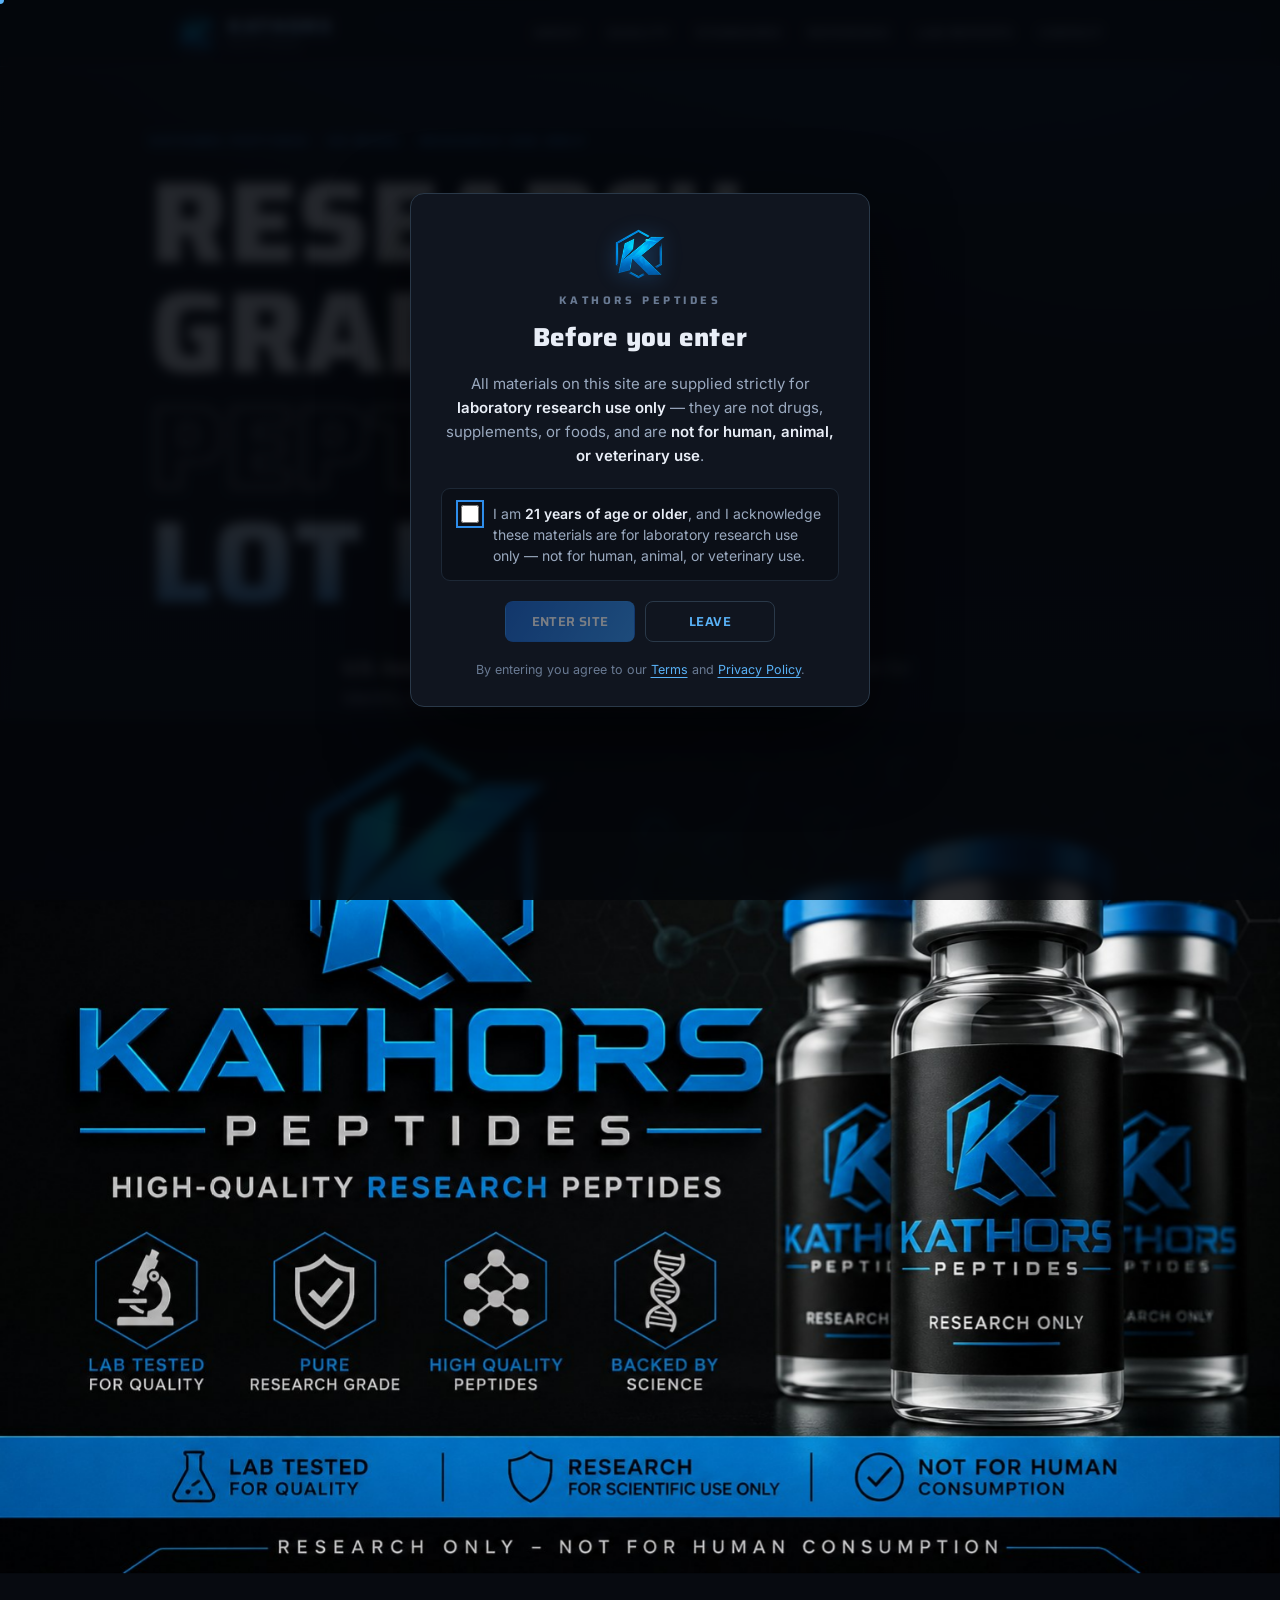
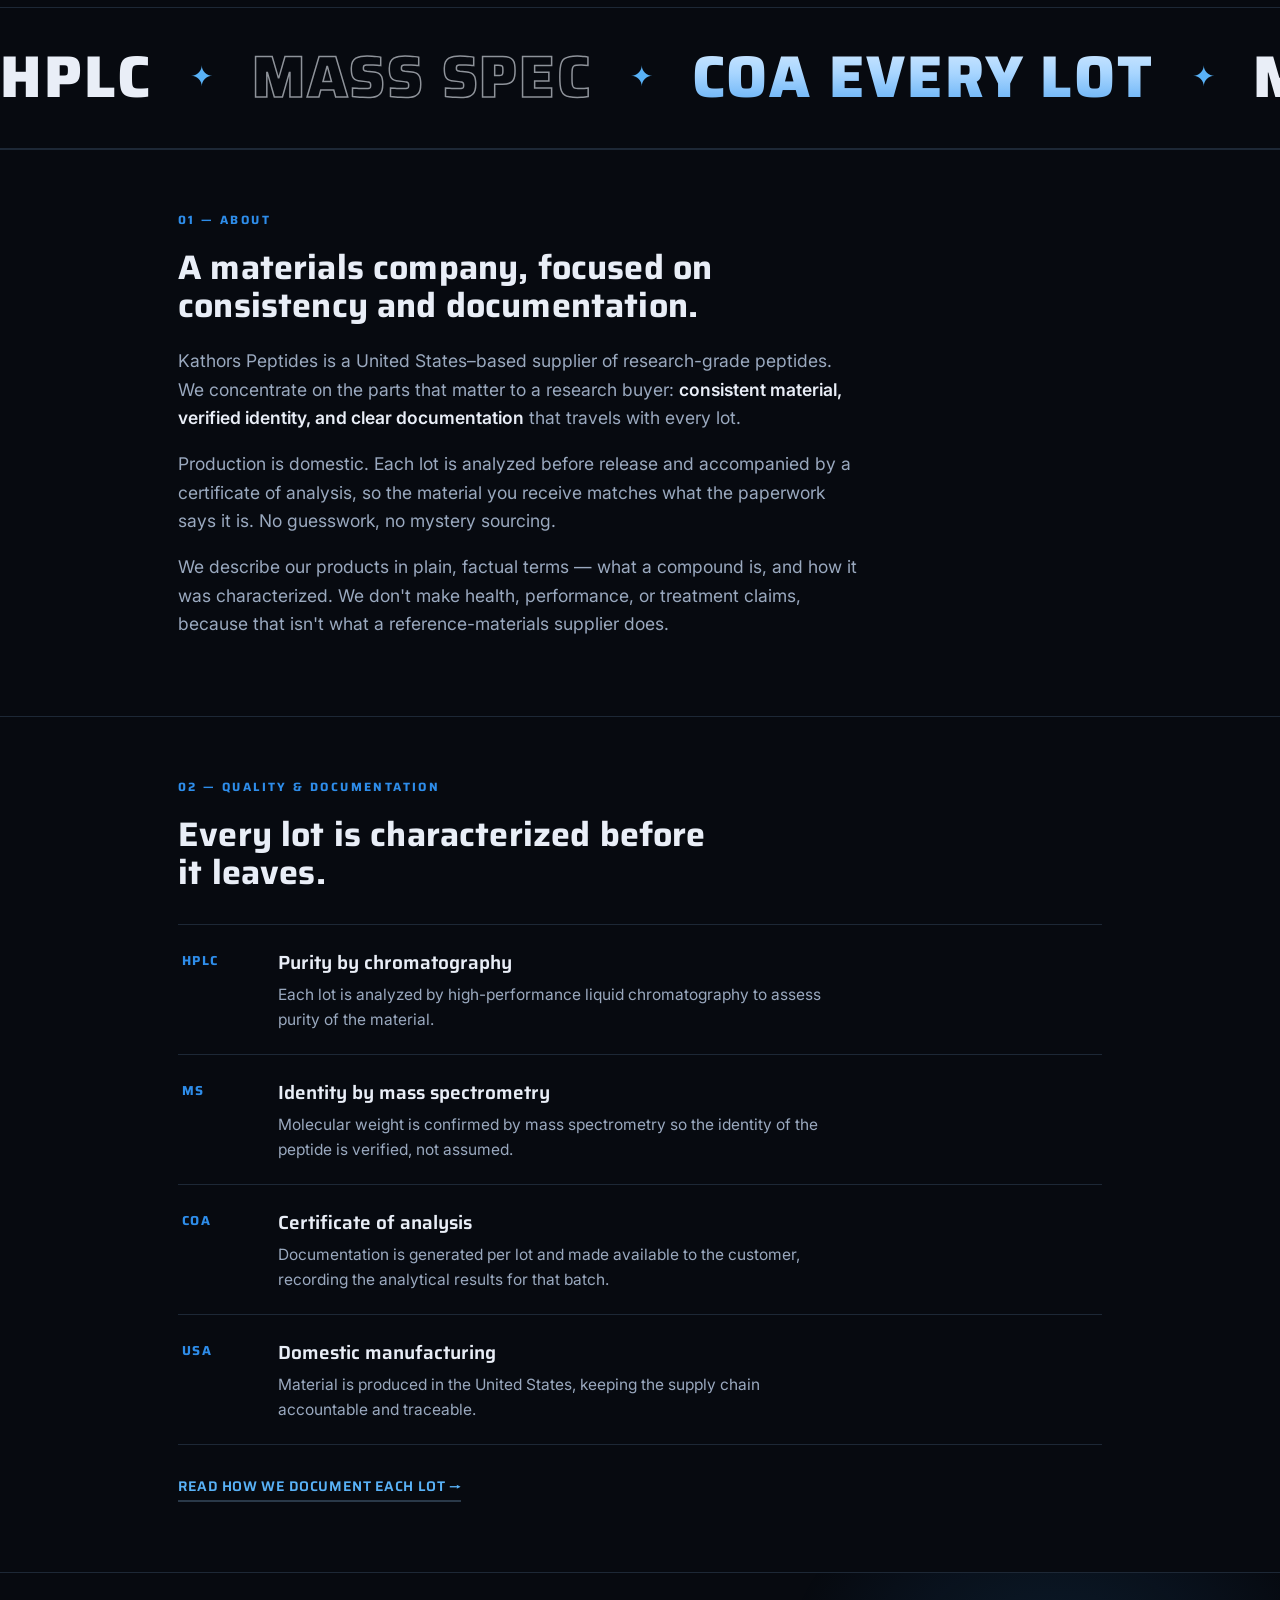
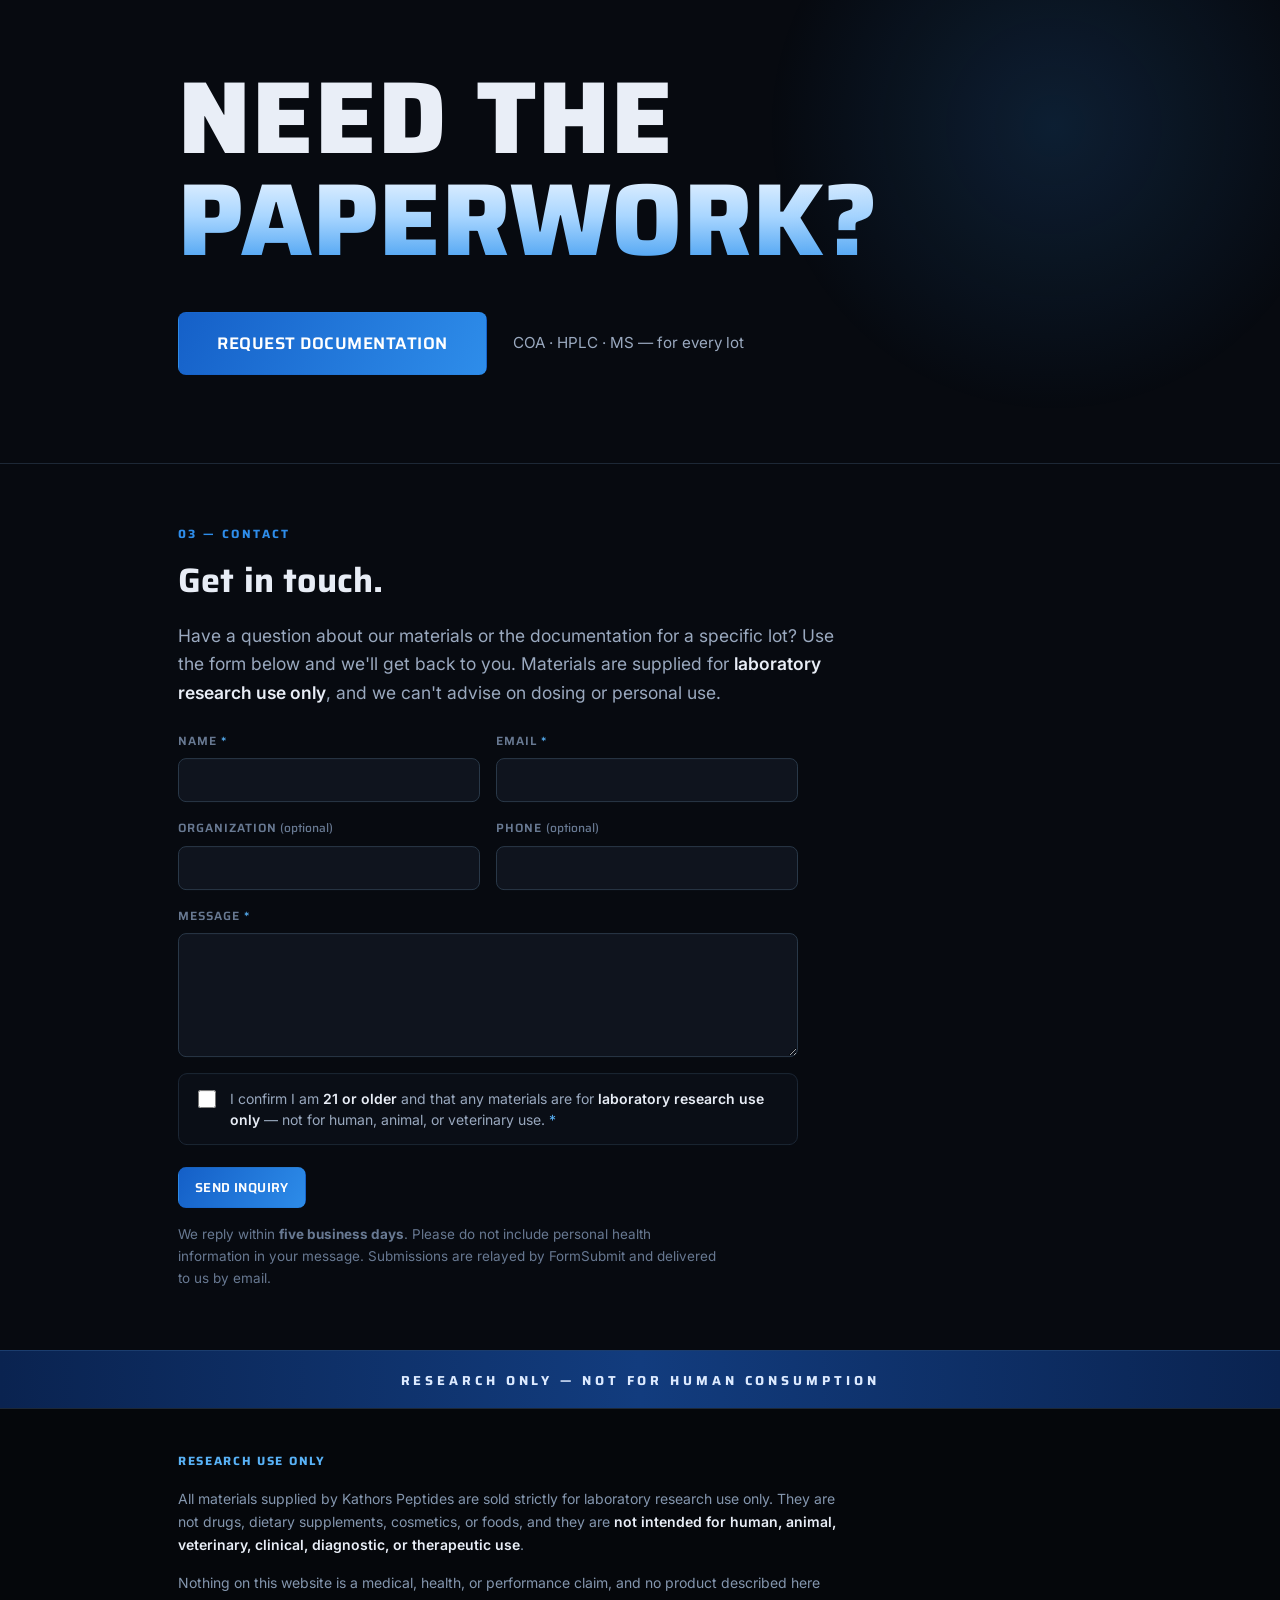
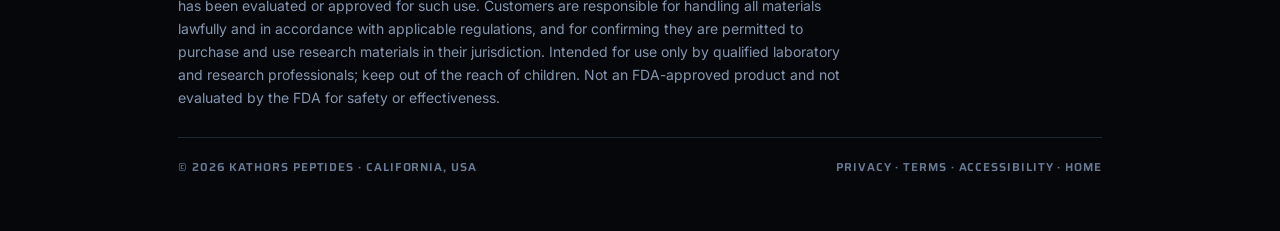
<file: index.html>
<!DOCTYPE html>
<html lang="en">
<head>
<meta charset="UTF-8" />
<meta name="viewport" content="width=device-width, initial-scale=1.0" />
<title>Kathors Peptides — Research-grade peptides, supplied for laboratory use</title>
<meta name="description" content="Kathors Peptides is a U.S.-based supplier of research-grade peptides, characterized for identity and purity and documented per lot. Sold for laboratory research use only." />
<link rel="icon" type="image/png" href="favicon.png" />
<meta property="og:type" content="website" />
<meta property="og:site_name" content="Kathors Peptides" />
<meta property="og:title" content="Kathors Peptides — Research-grade peptides" />
<meta property="og:description" content="U.S.-based supplier of research-grade peptides, characterized for identity and purity and documented per lot. Research use only." />
<meta property="og:image" content="https://kathorspeptides.com/hero-banner.jpg" />
<meta property="og:url" content="https://kathorspeptides.com/index.html" />
<meta name="twitter:card" content="summary_large_image" />
<link rel="preconnect" href="https://fonts.googleapis.com" />
<link rel="preconnect" href="https://fonts.gstatic.com" crossorigin />
<link href="https://fonts.googleapis.com/css2?family=Saira:wght@500;600;700;800&family=Inter:wght@400;500;600;700&display=swap" rel="stylesheet" />
<link rel="stylesheet" href="styles.css" />
<script src="nav.js" defer></script>
<script src="agegate.js"></script>
</head>
<body>

  <div id="preloader" aria-hidden="true">
    <span class="pre-brand chrome">KATHORS</span>
    <span class="pre-count" id="pre-count">00</span>
  </div>
  <div class="cursor-ring" aria-hidden="true"></div>
  <div class="cursor-dot" aria-hidden="true"></div>

  <div class="topbar">
    <div class="wrap">
      <a href="index.html" class="brand" aria-label="Kathors Peptides home">
        <img class="brand-emblem" src="emblem.png" alt="" />
        <span class="brand-text"><span class="chrome">KATHORS</span><span class="brand-sub">Peptides</span></span>
      </a>
      <button class="navtoggle" type="button" aria-label="Open menu" aria-expanded="false" aria-controls="navlinks"><span class="bar"></span></button>
      <nav class="navlinks" id="navlinks" aria-label="Primary">
        <a href="#about">About</a>
        <a href="#quality">Quality</a>
        <a href="standards.html">Standards</a>
        <a href="research.html">Reference</a>
        <a href="reports.html">Lab reports</a>
        <a href="#contact">Contact</a>
      </nav>
    </div>
  </div>

  <main id="top">

    <header class="hero-banner">
      <div class="wrap k-hero">
        <p class="k-eyebrow rise">Kathors Peptides · US-made · research use only</p>
        <h1 class="hero-mega" aria-label="Research-grade peptides, lot by lot.">
          <span class="ln" aria-hidden="true"><span>Research-grade</span></span>
          <span class="ln" aria-hidden="true"><span class="outline">peptides,</span></span>
          <span class="ln" aria-hidden="true"><span class="chrome">lot by lot.</span></span>
        </h1>
        <p class="hero-sub rise d1"><b>U.S.-based supplier of research-grade peptides.</b> Characterized for identity and purity, and documented lot by lot.</p>
      </div>
      <img class="banner rise" src="hero-banner.jpg" alt="Kathors Peptides — high-quality research peptides. Lab tested for quality, pure research grade, high quality peptides, backed by science. Research only — not for human consumption." />
    </header>

    <div class="marquee" aria-hidden="true">
      <div class="marquee-track">
        <span class="mq-item">HPLC</span><span class="mq-star">✦</span>
        <span class="mq-item outline">Mass spec</span><span class="mq-star">✦</span>
        <span class="mq-item accent">COA every lot</span><span class="mq-star">✦</span>
        <span class="mq-item">Made in USA</span><span class="mq-star">✦</span>
        <span class="mq-item">HPLC</span><span class="mq-star">✦</span>
        <span class="mq-item outline">Mass spec</span><span class="mq-star">✦</span>
        <span class="mq-item accent">COA every lot</span><span class="mq-star">✦</span>
        <span class="mq-item">Made in USA</span><span class="mq-star">✦</span>
      </div>
    </div>

    <section id="about">
      <div class="wrap">
        <p class="sec-label">01 — About</p>
        <h2 class="sec-h">A materials company, focused on consistency and documentation.</h2>
        <div class="prose">
          <p>Kathors Peptides is a United States–based supplier of research-grade peptides. We concentrate on the parts that matter to a research buyer: <strong>consistent material, verified identity, and clear documentation</strong> that travels with every lot.</p>
          <p>Production is domestic. Each lot is analyzed before release and accompanied by a certificate of analysis, so the material you receive matches what the paperwork says it is. No guesswork, no mystery sourcing.</p>
          <p>We describe our products in plain, factual terms — what a compound is, and how it was characterized. We don't make health, performance, or treatment claims, because that isn't what a reference-materials supplier does.</p>
        </div>
      </div>
    </section>

    <section id="quality">
      <div class="wrap">
        <p class="sec-label">02 — Quality &amp; documentation</p>
        <h2 class="sec-h">Every lot is characterized before it leaves.</h2>
        <ul class="quality-list">
          <li><span class="num">HPLC</span><div><p class="qt">Purity by chromatography</p><p class="qd">Each lot is analyzed by high-performance liquid chromatography to assess purity of the material.</p></div></li>
          <li><span class="num">MS</span><div><p class="qt">Identity by mass spectrometry</p><p class="qd">Molecular weight is confirmed by mass spectrometry so the identity of the peptide is verified, not assumed.</p></div></li>
          <li><span class="num">COA</span><div><p class="qt">Certificate of analysis</p><p class="qd">Documentation is generated per lot and made available to the customer, recording the analytical results for that batch.</p></div></li>
          <li><span class="num">USA</span><div><p class="qt">Domestic manufacturing</p><p class="qd">Material is produced in the United States, keeping the supply chain accountable and traceable.</p></div></li>
        </ul>
        <p class="more-link"><a href="standards.html">Read how we document each lot →</a></p>
      </div>
    </section>

    <section class="mega-cta">
      <div class="wrap">
        <h2 aria-label="Need the paperwork?">
          <span class="ln" aria-hidden="true"><span>Need the</span></span>
          <span class="ln" aria-hidden="true"><span class="chrome">paperwork?</span></span>
        </h2>
        <div class="cta-row">
          <a class="btn btn-primary btn-big magnetic" href="#contact">Request documentation</a>
          <span class="cta-note">COA · HPLC · MS — for every lot</span>
        </div>
      </div>
    </section>

    <section id="contact">
      <div class="wrap">
        <p class="sec-label">03 — Contact</p>
        <h2 class="sec-h">Get in touch.</h2>
        <div class="prose"><p>Have a question about our materials or the documentation for a specific lot? Use the form below and we'll get back to you. Materials are supplied for <strong>laboratory research use only</strong>, and we can't advise on dosing or personal use.</p></div>

        <form class="cform" action="https://formsubmit.co/Kathorspeptides@gmail.com" method="POST" aria-label="Contact form">
          <input type="hidden" name="_subject" value="New inquiry — Kathors Peptides" />
          <input type="hidden" name="_captcha" value="true" />
          <input type="hidden" name="_template" value="table" />
          <input type="hidden" name="_next" value="https://kathorspeptides.com/thanks.html" />
          <input type="text" name="_honey" class="cform-honey" tabindex="-1" autocomplete="off" aria-hidden="true" />
          <div class="fgrid">
            <label class="field">Name <span class="req">*</span>
              <input type="text" name="name" required autocomplete="name" />
            </label>
            <label class="field">Email <span class="req">*</span>
              <input type="email" name="email" required autocomplete="email" />
            </label>
          </div>
          <div class="fgrid">
            <label class="field">Organization <span class="opt">(optional)</span>
              <input type="text" name="organization" autocomplete="organization" />
            </label>
            <label class="field">Phone <span class="opt">(optional)</span>
              <input type="tel" name="phone" autocomplete="tel" />
            </label>
          </div>
          <label class="field">Message <span class="req">*</span>
            <textarea name="message" rows="5" required></textarea>
          </label>
          <label class="cform-ack">
            <input type="checkbox" name="acknowledgment" value="Confirmed: 21+ and materials are for laboratory research use only — not for human, animal, or veterinary use" required />
            <span>I confirm I am <strong>21 or older</strong> and that any materials are for <strong>laboratory research use only</strong> — not for human, animal, or veterinary use. <span class="req">*</span></span>
          </label>
          <button type="submit" class="btn btn-primary">Send inquiry</button>
          <p class="cform-note">We reply within <strong>five business days</strong>. Please do not include personal health information in your message. Submissions are relayed by FormSubmit and delivered to us by email.</p>
        </form>
      </div>
    </section>

  </main>

  <div class="notband"><span>Research only — not for human consumption</span></div>
  <footer class="compliance">
    <div class="wrap">
      <p class="ruo">Research use only</p>
      <p>All materials supplied by Kathors Peptides are sold strictly for laboratory research use only. They are not drugs, dietary supplements, cosmetics, or foods, and they are <strong>not intended for human, animal, veterinary, clinical, diagnostic, or therapeutic use</strong>.</p>
      <p>Nothing on this website is a medical, health, or performance claim, and no product described here has been evaluated or approved for such use. Customers are responsible for handling all materials lawfully and in accordance with applicable regulations, and for confirming they are permitted to purchase and use research materials in their jurisdiction. Intended for use only by qualified laboratory and research professionals; keep out of the reach of children. Not an FDA-approved product and not evaluated by the FDA for safety or effectiveness.</p>
      <div class="footline">
        <span>© <span id="yr">2026</span> Kathors Peptides · California, USA</span>
        <span><a href="privacy.html">Privacy</a> · <a href="terms.html">Terms</a> · <a href="accessibility.html">Accessibility</a> · <a href="index.html">Home</a></span>
      </div>
    </div>
  </footer>

  <script src="js/gsap.min.js"></script>
  <script src="js/ScrollTrigger.min.js"></script>
  <script src="shatter.js"></script>
  <script>
    document.getElementById('yr').textContent = new Date().getFullYear();

    /* Award-site layer: preloader, smooth scroll, masked type reveals,
       marquee skew, custom cursor, magnetic buttons. Degrades gracefully:
       no GSAP / reduced motion -> a normal, fully visible site. */
    (function () {
      var reduce = window.matchMedia('(prefers-reduced-motion: reduce)').matches;
      var pre = document.getElementById('preloader');
      if (reduce || !window.gsap) {
        document.body.classList.remove('loading');
        if (pre) pre.remove();
        return;
      }
      document.documentElement.classList.add('anim');
      document.body.classList.add('loading');

      /* Failsafe: hero text reveals by 3.5s no matter what
         (idempotent — normally the preloader triggers it at ~1.3s). */
      setTimeout(function () { document.documentElement.classList.add('hero-in'); }, 3500);

      /* Mega CTA reveals via IntersectionObserver + CSS transition —
         no animation engine in the critical path. */
      var mc = document.querySelector('.mega-cta');
      if (mc && 'IntersectionObserver' in window) {
        new IntersectionObserver(function (entries, obs) {
          if (entries[0].isIntersecting) { mc.classList.add('in'); obs.disconnect(); }
        }, { threshold: 0.25 }).observe(mc);
      } else if (mc) {
        mc.classList.add('in');
      }

      /* Preloader counter with a hard 4s cap (background-tab throttling).
         Skipped when the shatter intro owns the entrance (first visit
         per session — see shatter.js). */
      if (!window.__shatterActive) {
      var countEl = document.getElementById('pre-count');
      var n = 0, finished = false;
      function finishPreloader() {
        if (finished) return;
        finished = true;
        clearInterval(iv);
        countEl.textContent = '100';
        document.body.classList.remove('loading');
        pre.classList.add('done');
        setTimeout(function () { document.documentElement.classList.add('hero-in'); }, 350);
        setTimeout(function () { pre.remove(); }, 1000);
      }
      var iv = setInterval(function () {
        n = Math.min(100, n + Math.ceil(Math.random() * 16));
        countEl.textContent = (n < 10 ? '0' : '') + n;
        if (n >= 100) finishPreloader();
      }, 65);
      setTimeout(finishPreloader, 4000);
      }

      /* ---- Decorative layer below: guarded so a missing library or an
         exception can never break the content or controls above. ---- */
      try {
      var hasST = !!window.ScrollTrigger;
      if (hasST) gsap.registerPlugin(ScrollTrigger);

      /* Native scroll — no smooth-scroll library, so the wheel stays
         responsive. Anchor links jump with a small offset for the header. */
      document.querySelectorAll('a[href^="#"]').forEach(function (a) {
        a.addEventListener('click', function (e) {
          var id = a.getAttribute('href');
          var target = id.length > 1 ? document.querySelector(id) : null;
          if (target) {
            e.preventDefault();
            var y = target.getBoundingClientRect().top + window.pageYOffset - 70;
            window.scrollTo({ top: y, behavior: 'smooth' });
          }
        });
      });

      if (hasST) {
      /* Light, non-pinned reveals as elements enter the viewport — no
         pinning or scrubbing, so nothing "sticks" while you scroll. The
         marquee runs on its own CSS animation. */
      gsap.utils.toArray('.sec-h, .cform, #quality .quality-list li').forEach(function (el) {
        gsap.from(el, {
          y: 26, opacity: 0, duration: 0.7, ease: 'power2.out',
          scrollTrigger: { trigger: el, start: 'top 90%' }
        });
      });
      }

      /* Custom cursor + magnetic buttons (fine pointers only) */
      if (window.matchMedia('(pointer: fine)').matches) {
        document.documentElement.classList.add('has-cursor');
        var dot = document.querySelector('.cursor-dot');
        var ring = document.querySelector('.cursor-ring');
        var tx = -100, ty = -100, rx = -100, ry = -100;
        window.addEventListener('mousemove', function (e) {
          tx = e.clientX; ty = e.clientY;
          dot.style.left = tx + 'px'; dot.style.top = ty + 'px';
        });
        gsap.ticker.add(function () {
          rx += (tx - rx) * 0.16; ry += (ty - ry) * 0.16;
          ring.style.left = rx + 'px'; ring.style.top = ry + 'px';
        });
        document.addEventListener('mouseover', function (e) {
          if (e.target.closest('a, button')) ring.classList.add('on'); else ring.classList.remove('on');
        });
        document.querySelectorAll('.btn.magnetic, .hero-banner ~ * .btn-primary').forEach(function (el) {
          el.addEventListener('mousemove', function (e) {
            var r = el.getBoundingClientRect();
            gsap.to(el, { x: (e.clientX - r.left - r.width / 2) * 0.3, y: (e.clientY - r.top - r.height / 2) * 0.3, duration: 0.3 });
          });
          el.addEventListener('mouseleave', function () {
            gsap.to(el, { x: 0, y: 0, duration: 0.5, ease: 'elastic.out(1, 0.45)' });
          });
        });
      }
      } catch (e) { window.__animErr = e; if (window.console && console.error) console.error('anim layer:', e); }
    })();
  </script>
</body>
</html>
</file>
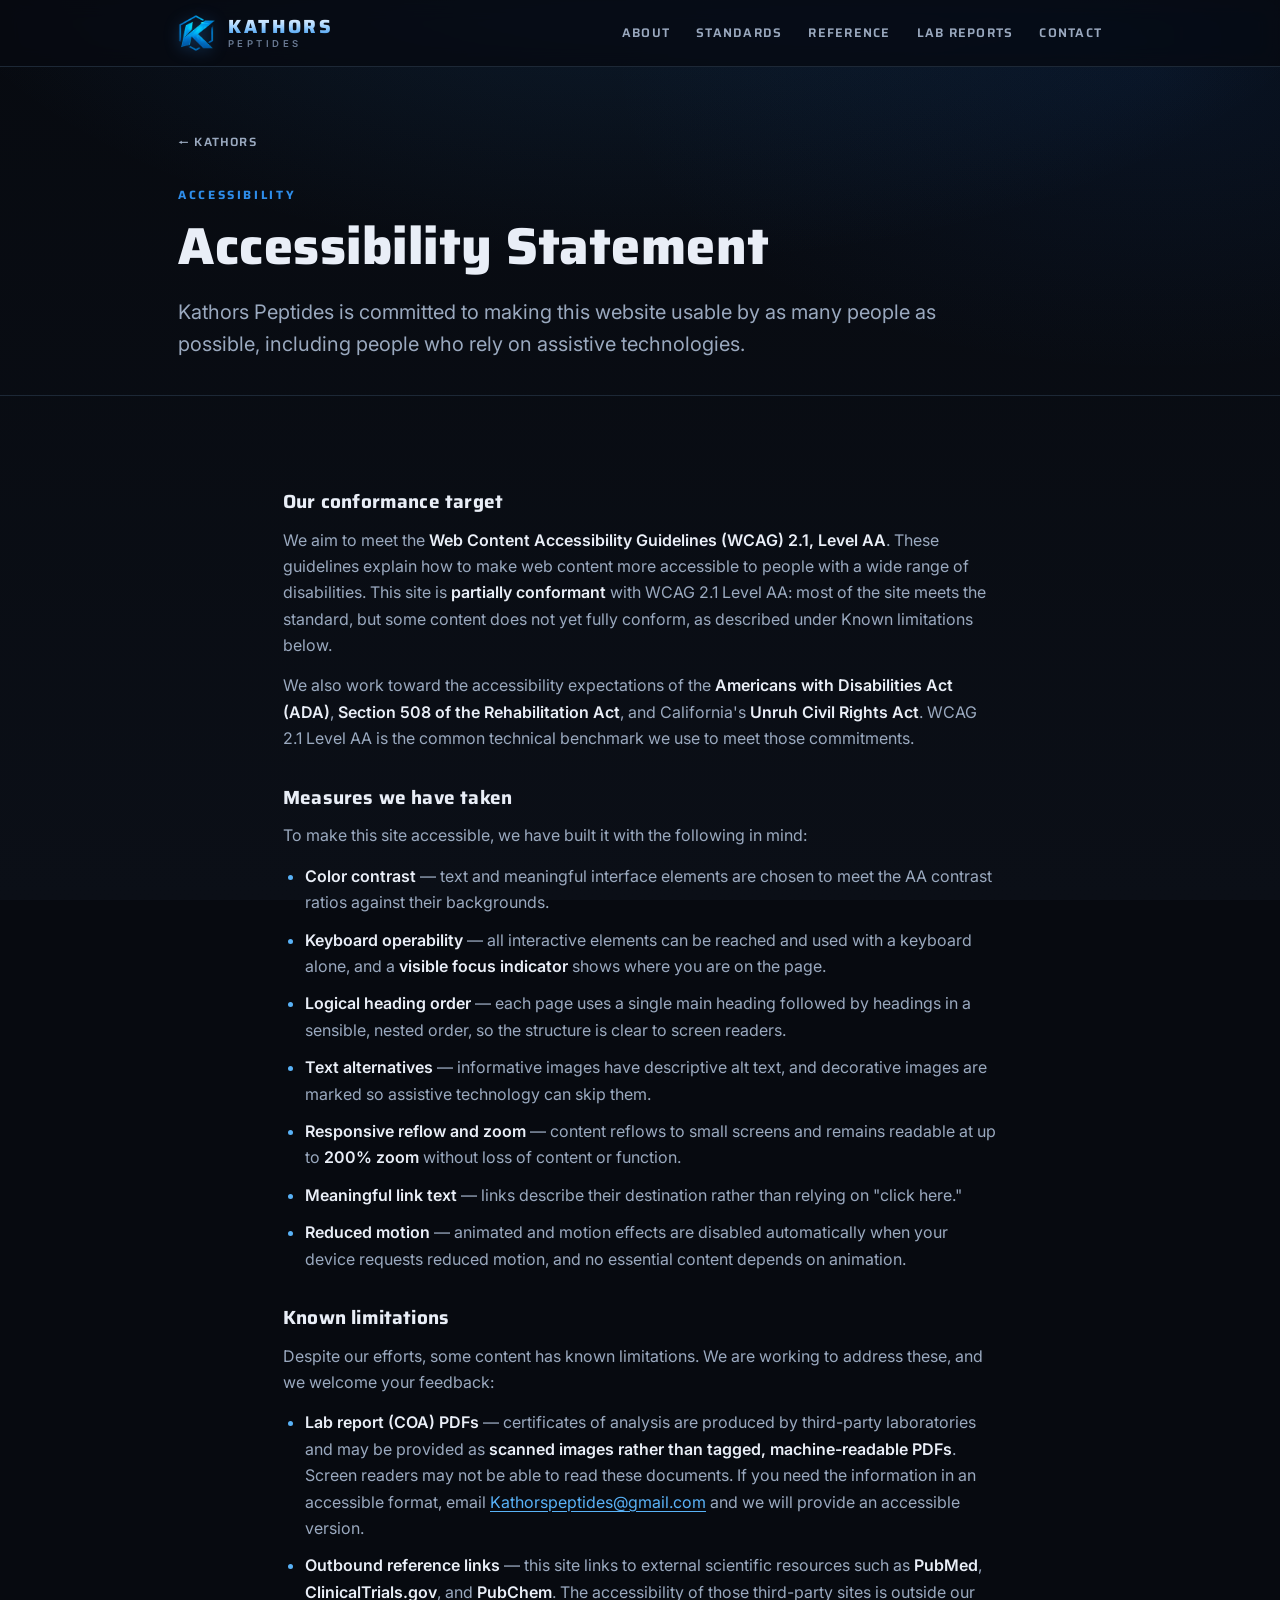
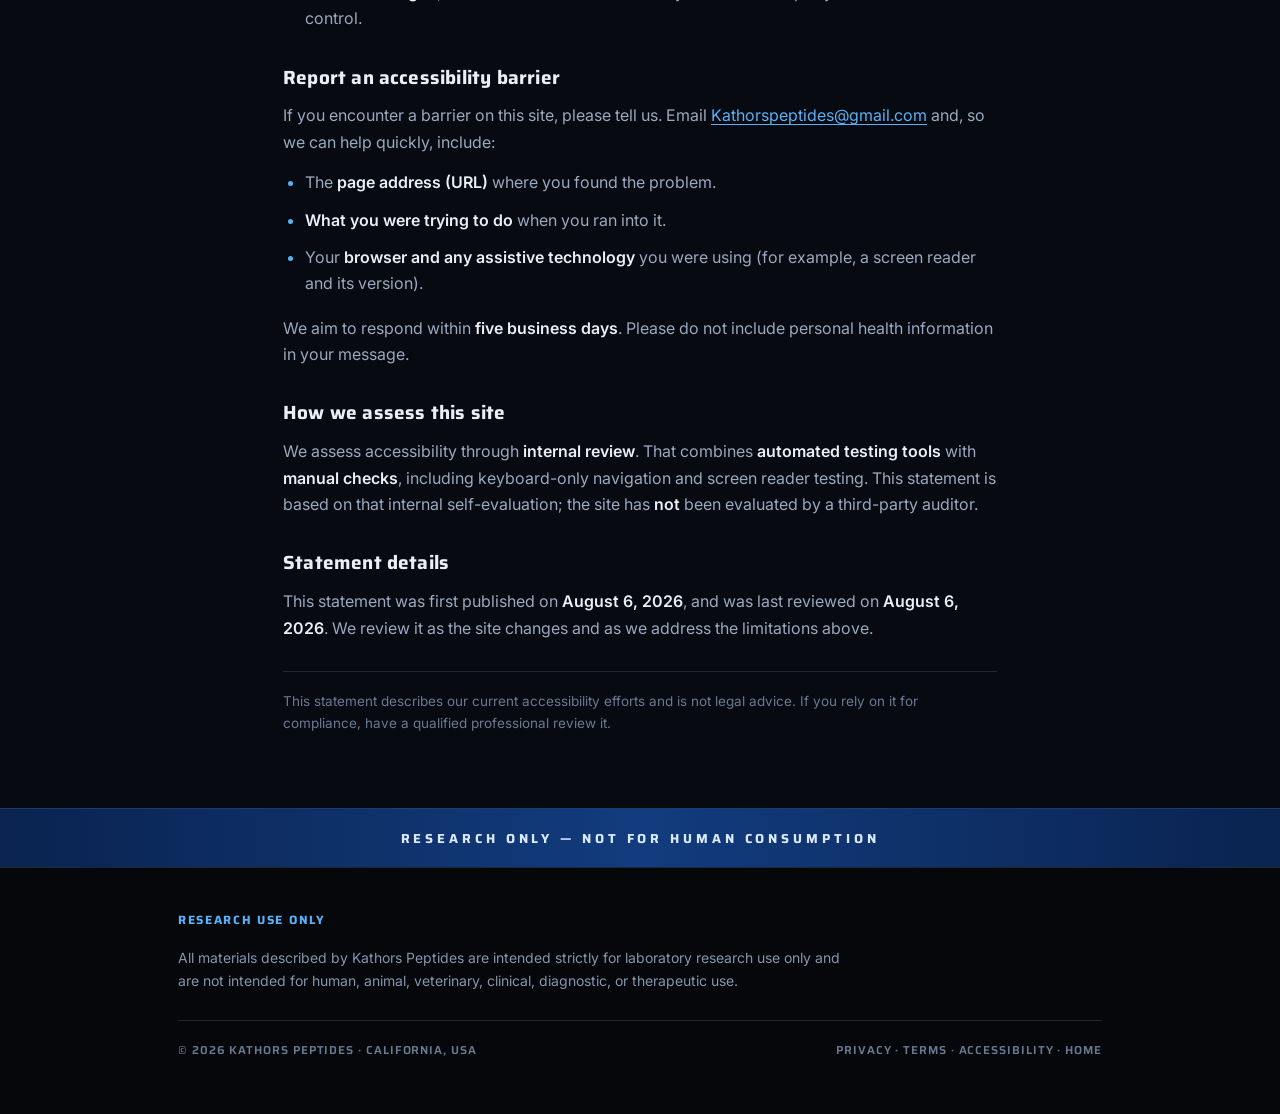
<file: accessibility.html>
<!DOCTYPE html>
<html lang="en">
<head>
<meta charset="UTF-8" />
<meta name="viewport" content="width=device-width, initial-scale=1.0" />
<title>Accessibility Statement — Kathors Peptides</title>
<meta name="description" content="Accessibility Statement for Kathors Peptides — our WCAG 2.1 Level AA conformance target, the measures we have taken, known limitations, and how to report a barrier." />
<link rel="icon" type="image/png" href="favicon.png" />
<meta property="og:type" content="website" />
<meta property="og:site_name" content="Kathors Peptides" />
<meta property="og:title" content="Accessibility Statement — Kathors Peptides" />
<meta property="og:description" content="Our accessibility commitment, conformance status, known limitations, and how to report a barrier." />
<meta property="og:image" content="https://kathorspeptides.com/hero-banner.jpg" />
<meta property="og:url" content="https://kathorspeptides.com/accessibility.html" />
<meta name="twitter:card" content="summary_large_image" />
<link rel="preconnect" href="https://fonts.googleapis.com" />
<link rel="preconnect" href="https://fonts.gstatic.com" crossorigin />
<link href="https://fonts.googleapis.com/css2?family=Saira:wght@500;600;700;800&family=Inter:wght@400;500;600;700&display=swap" rel="stylesheet" />
<link rel="stylesheet" href="styles.css" />
<script src="nav.js" defer></script>
</head>
<body>
  <a class="skip-link" href="#main">Skip to main content</a>

  <div class="topbar">
    <div class="wrap">
      <a href="index.html" class="brand" aria-label="Kathors Peptides home">
        <img class="brand-emblem" src="emblem.png" alt="" />
        <span class="brand-text"><span class="chrome">KATHORS</span><span class="brand-sub">Peptides</span></span>
      </a>
      <button class="navtoggle" type="button" aria-label="Open menu" aria-expanded="false" aria-controls="navlinks"><span class="bar"></span></button>
      <nav class="navlinks" id="navlinks" aria-label="Primary">
        <a href="index.html#about">About</a>
        <a href="standards.html">Standards</a>
        <a href="research.html">Reference</a>
        <a href="reports.html">Lab reports</a>
        <a href="index.html#contact">Contact</a>
      </nav>
    </div>
  </div>

  <main id="main" tabindex="-1">
    <header class="subhero">
      <div class="wrap">
        <a href="index.html" class="backlink">← Kathors</a>
        <p class="label">Accessibility</p>
        <h1>Accessibility Statement</h1>
        <p class="lede">Kathors Peptides is committed to making this website usable by as many people as possible, including people who rely on assistive technologies.</p>
      </div>
    </header>

    <section>
      <div class="wrap legal">
        <h2>Our conformance target</h2>
        <p>We aim to meet the <strong>Web Content Accessibility Guidelines (WCAG) 2.1, Level AA</strong>. These guidelines explain how to make web content more accessible to people with a wide range of disabilities. This site is <strong>partially conformant</strong> with WCAG 2.1 Level AA: most of the site meets the standard, but some content does not yet fully conform, as described under Known limitations below.</p>
        <p>We also work toward the accessibility expectations of the <strong>Americans with Disabilities Act (ADA)</strong>, <strong>Section 508 of the Rehabilitation Act</strong>, and California's <strong>Unruh Civil Rights Act</strong>. WCAG 2.1 Level AA is the common technical benchmark we use to meet those commitments.</p>

        <h2>Measures we have taken</h2>
        <p>To make this site accessible, we have built it with the following in mind:</p>
        <ul class="a11y-list">
          <li><strong>Color contrast</strong> — text and meaningful interface elements are chosen to meet the AA contrast ratios against their backgrounds.</li>
          <li><strong>Keyboard operability</strong> — all interactive elements can be reached and used with a keyboard alone, and a <strong>visible focus indicator</strong> shows where you are on the page.</li>
          <li><strong>Logical heading order</strong> — each page uses a single main heading followed by headings in a sensible, nested order, so the structure is clear to screen readers.</li>
          <li><strong>Text alternatives</strong> — informative images have descriptive alt text, and decorative images are marked so assistive technology can skip them.</li>
          <li><strong>Responsive reflow and zoom</strong> — content reflows to small screens and remains readable at up to <strong>200% zoom</strong> without loss of content or function.</li>
          <li><strong>Meaningful link text</strong> — links describe their destination rather than relying on "click here."</li>
          <li><strong>Reduced motion</strong> — animated and motion effects are disabled automatically when your device requests reduced motion, and no essential content depends on animation.</li>
        </ul>

        <h2>Known limitations</h2>
        <p>Despite our efforts, some content has known limitations. We are working to address these, and we welcome your feedback:</p>
        <ul class="a11y-list">
          <li><strong>Lab report (COA) PDFs</strong> — certificates of analysis are produced by third-party laboratories and may be provided as <strong>scanned images rather than tagged, machine-readable PDFs</strong>. Screen readers may not be able to read these documents. If you need the information in an accessible format, email <a href="mailto:Kathorspeptides@gmail.com">Kathorspeptides@gmail.com</a> and we will provide an accessible version.</li>
          <li><strong>Outbound reference links</strong> — this site links to external scientific resources such as <strong>PubMed</strong>, <strong>ClinicalTrials.gov</strong>, and <strong>PubChem</strong>. The accessibility of those third-party sites is outside our control.</li>
        </ul>

        <h2>Report an accessibility barrier</h2>
        <p>If you encounter a barrier on this site, please tell us. Email <a href="mailto:Kathorspeptides@gmail.com">Kathorspeptides@gmail.com</a> and, so we can help quickly, include:</p>
        <ul class="a11y-list">
          <li>The <strong>page address (URL)</strong> where you found the problem.</li>
          <li><strong>What you were trying to do</strong> when you ran into it.</li>
          <li>Your <strong>browser and any assistive technology</strong> you were using (for example, a screen reader and its version).</li>
        </ul>
        <p>We aim to respond within <strong>five business days</strong>. Please do not include personal health information in your message.</p>

        <h2>How we assess this site</h2>
        <p>We assess accessibility through <strong>internal review</strong>. That combines <strong>automated testing tools</strong> with <strong>manual checks</strong>, including keyboard-only navigation and screen reader testing. This statement is based on that internal self-evaluation; the site has <strong>not</strong> been evaluated by a third-party auditor.</p>

        <h2>Statement details</h2>
        <p>This statement was first published on <strong>August 6, 2026</strong>, and was last reviewed on <strong>August 6, 2026</strong>. We review it as the site changes and as we address the limitations above.</p>

        <p class="legal-note">This statement describes our current accessibility efforts and is not legal advice. If you rely on it for compliance, have a qualified professional review it.</p>
      </div>
    </section>
  </main>

  <div class="notband"><span>Research only — not for human consumption</span></div>
  <footer class="compliance">
    <div class="wrap">
      <p class="ruo">Research use only</p>
      <p>All materials described by Kathors Peptides are intended strictly for laboratory research use only and are not intended for human, animal, veterinary, clinical, diagnostic, or therapeutic use.</p>
      <div class="footline">
        <span>© <span id="yr">2026</span> Kathors Peptides · California, USA</span>
        <span><a href="privacy.html">Privacy</a> · <a href="terms.html">Terms</a> · <a href="accessibility.html" aria-current="page">Accessibility</a> · <a href="index.html">Home</a></span>
      </div>
    </div>
  </footer>
  <script>document.getElementById('yr').textContent=new Date().getFullYear();</script>
</body>
</html>
</file>
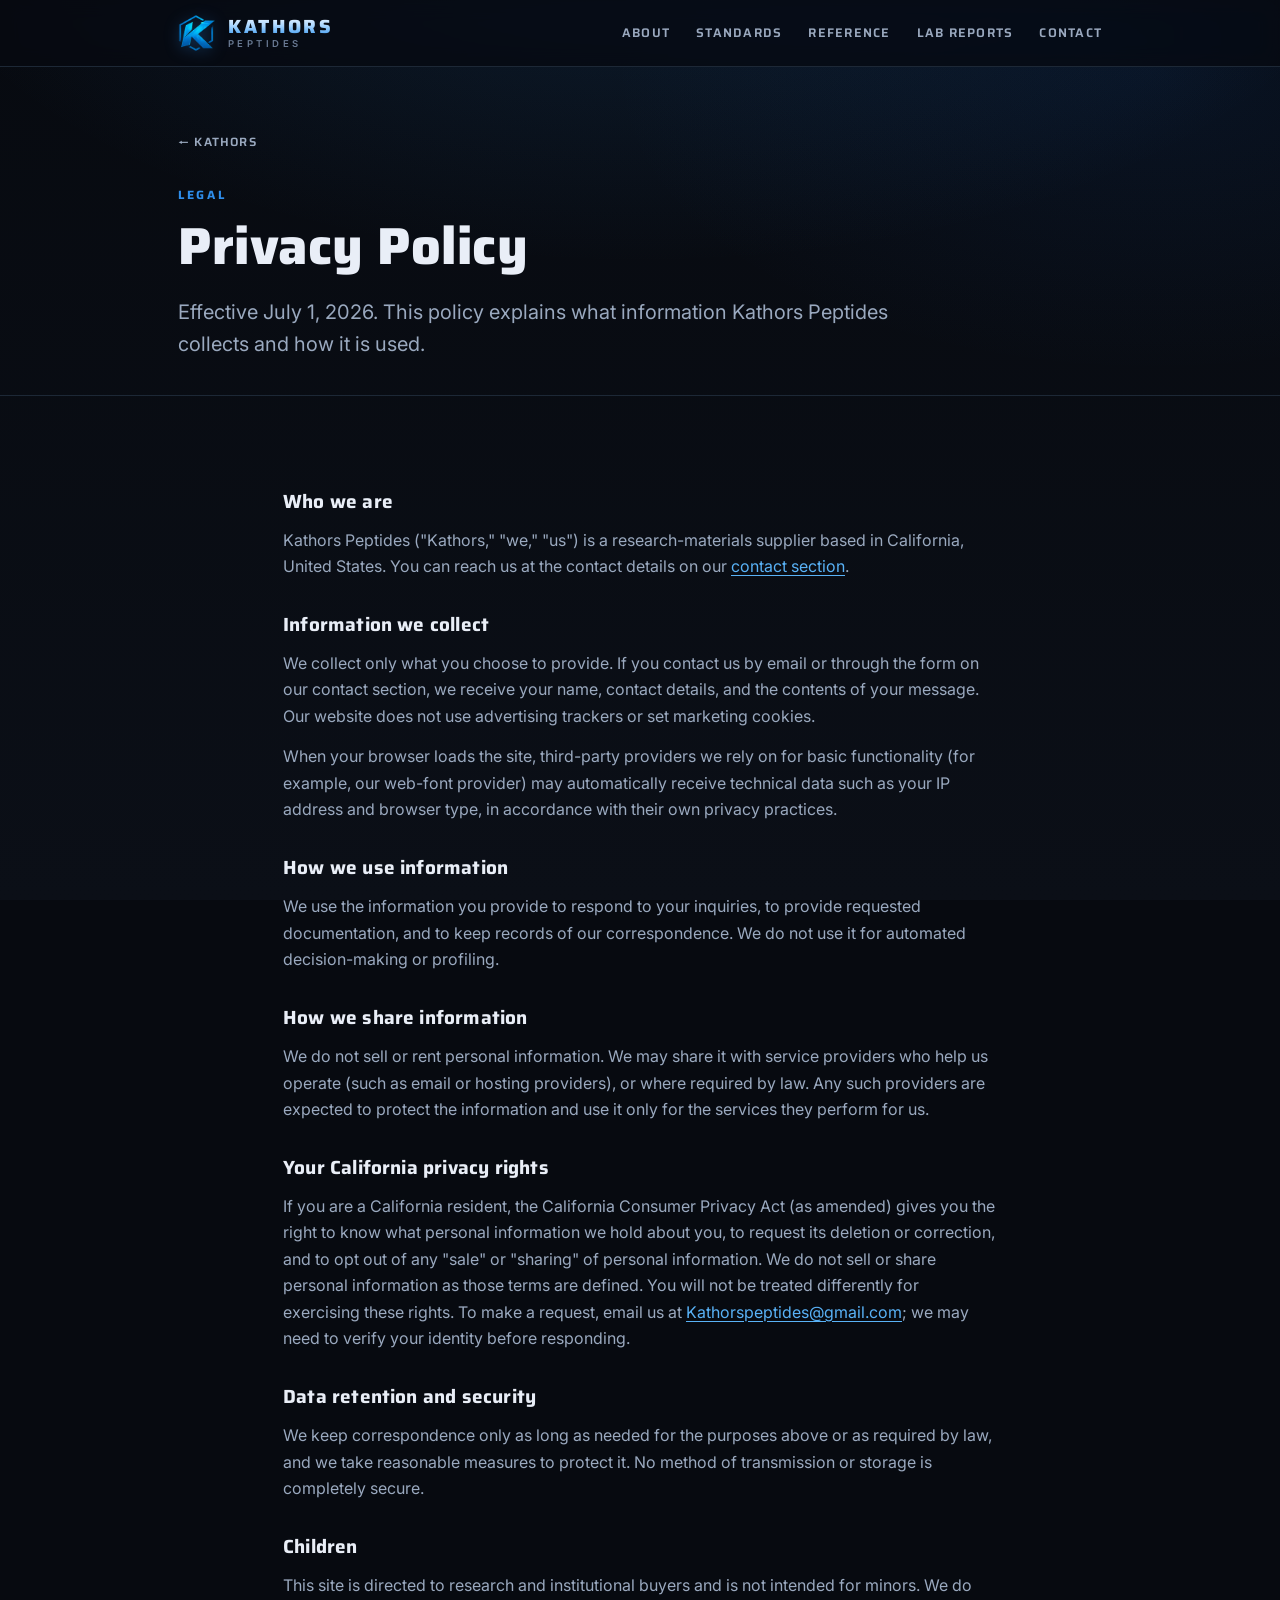
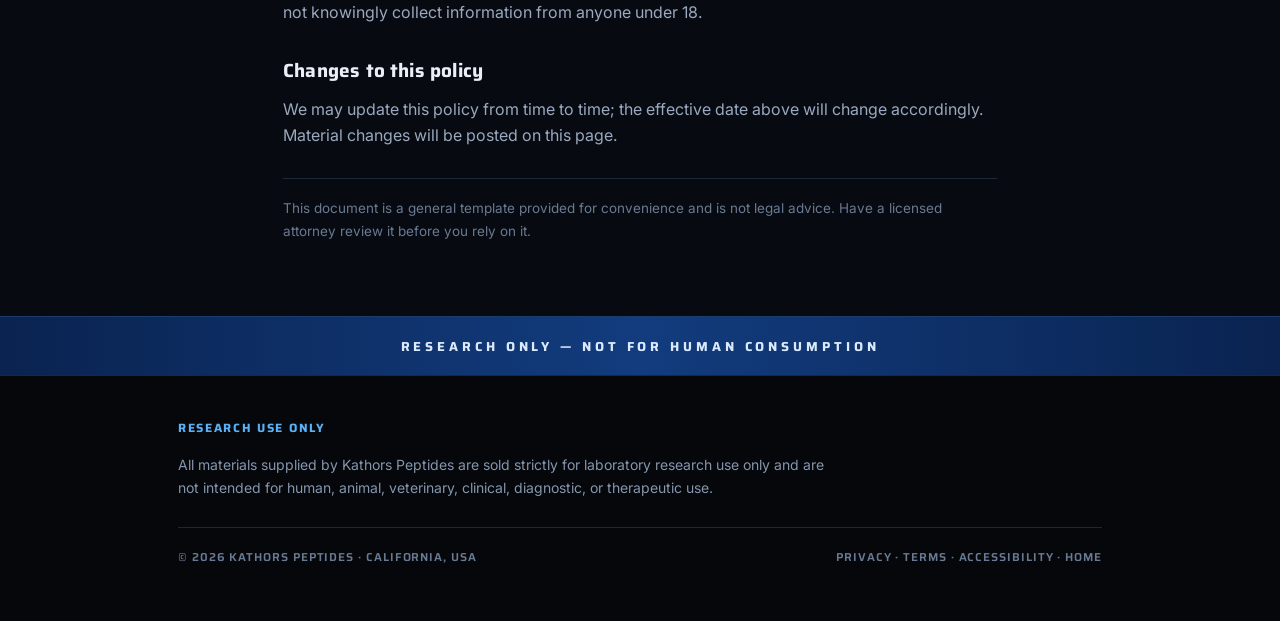
<file: privacy.html>
<!DOCTYPE html>
<html lang="en">
<head>
<meta charset="UTF-8" />
<meta name="viewport" content="width=device-width, initial-scale=1.0" />
<title>Privacy Policy — Kathors Peptides</title>
<meta name="description" content="Privacy Policy for Kathors Peptides, a California-based research-peptide supplier." />
<link rel="icon" type="image/png" href="favicon.png" />
<meta property="og:type" content="website" />
<meta property="og:site_name" content="Kathors Peptides" />
<meta property="og:title" content="Privacy Policy — Kathors Peptides" />
<meta property="og:description" content="How Kathors Peptides handles personal information." />
<meta property="og:image" content="https://kathorspeptides.com/hero-banner.jpg" />
<meta property="og:url" content="https://kathorspeptides.com/privacy.html" />
<meta name="twitter:card" content="summary_large_image" />
<link rel="preconnect" href="https://fonts.googleapis.com" />
<link rel="preconnect" href="https://fonts.gstatic.com" crossorigin />
<link href="https://fonts.googleapis.com/css2?family=Saira:wght@500;600;700;800&family=Inter:wght@400;500;600;700&display=swap" rel="stylesheet" />
<link rel="stylesheet" href="styles.css" />
<script src="nav.js" defer></script>
</head>
<body>
  <div class="topbar">
    <div class="wrap">
      <a href="index.html" class="brand" aria-label="Kathors Peptides home">
        <img class="brand-emblem" src="emblem.png" alt="" />
        <span class="brand-text"><span class="chrome">KATHORS</span><span class="brand-sub">Peptides</span></span>
      </a>
      <button class="navtoggle" type="button" aria-label="Open menu" aria-expanded="false" aria-controls="navlinks"><span class="bar"></span></button>
      <nav class="navlinks" id="navlinks" aria-label="Primary">
        <a href="index.html#about">About</a>
        <a href="standards.html">Standards</a>
        <a href="research.html">Reference</a>
        <a href="reports.html">Lab reports</a>
        <a href="index.html#contact">Contact</a>
      </nav>
    </div>
  </div>

  <main>
    <header class="subhero">
      <div class="wrap">
        <a href="index.html" class="backlink">← Kathors</a>
        <p class="label">Legal</p>
        <h1>Privacy Policy</h1>
        <p class="lede">Effective July 1, 2026. This policy explains what information Kathors Peptides collects and how it is used.</p>
      </div>
    </header>

    <section>
      <div class="wrap legal">
        <h2>Who we are</h2>
        <p>Kathors Peptides ("Kathors," "we," "us") is a research-materials supplier based in California, United States. You can reach us at the contact details on our <a href="index.html#contact">contact section</a>.</p>

        <h2>Information we collect</h2>
        <p>We collect only what you choose to provide. If you contact us by email or through the form on our contact section, we receive your name, contact details, and the contents of your message. Our website does not use advertising trackers or set marketing cookies.</p>
        <p>When your browser loads the site, third-party providers we rely on for basic functionality (for example, our web-font provider) may automatically receive technical data such as your IP address and browser type, in accordance with their own privacy practices.</p>

        <h2>How we use information</h2>
        <p>We use the information you provide to respond to your inquiries, to provide requested documentation, and to keep records of our correspondence. We do not use it for automated decision-making or profiling.</p>

        <h2>How we share information</h2>
        <p>We do not sell or rent personal information. We may share it with service providers who help us operate (such as email or hosting providers), or where required by law. Any such providers are expected to protect the information and use it only for the services they perform for us.</p>

        <h2>Your California privacy rights</h2>
        <p>If you are a California resident, the California Consumer Privacy Act (as amended) gives you the right to know what personal information we hold about you, to request its deletion or correction, and to opt out of any "sale" or "sharing" of personal information. We do not sell or share personal information as those terms are defined. You will not be treated differently for exercising these rights. To make a request, email us at <a href="mailto:Kathorspeptides@gmail.com">Kathorspeptides@gmail.com</a>; we may need to verify your identity before responding.</p>

        <h2>Data retention and security</h2>
        <p>We keep correspondence only as long as needed for the purposes above or as required by law, and we take reasonable measures to protect it. No method of transmission or storage is completely secure.</p>

        <h2>Children</h2>
        <p>This site is directed to research and institutional buyers and is not intended for minors. We do not knowingly collect information from anyone under 18.</p>

        <h2>Changes to this policy</h2>
        <p>We may update this policy from time to time; the effective date above will change accordingly. Material changes will be posted on this page.</p>

        <p class="legal-note">This document is a general template provided for convenience and is not legal advice. Have a licensed attorney review it before you rely on it.</p>
      </div>
    </section>
  </main>

  <div class="notband"><span>Research only — not for human consumption</span></div>
  <footer class="compliance">
    <div class="wrap">
      <p class="ruo">Research use only</p>
      <p>All materials supplied by Kathors Peptides are sold strictly for laboratory research use only and are not intended for human, animal, veterinary, clinical, diagnostic, or therapeutic use.</p>
      <div class="footline">
        <span>© <span id="yr">2026</span> Kathors Peptides · California, USA</span>
        <span><a href="privacy.html">Privacy</a> · <a href="terms.html">Terms</a> · <a href="accessibility.html">Accessibility</a> · <a href="index.html">Home</a></span>
      </div>
    </div>
  </footer>
  <script>document.getElementById('yr').textContent=new Date().getFullYear();</script>
</body>
</html>
</file>
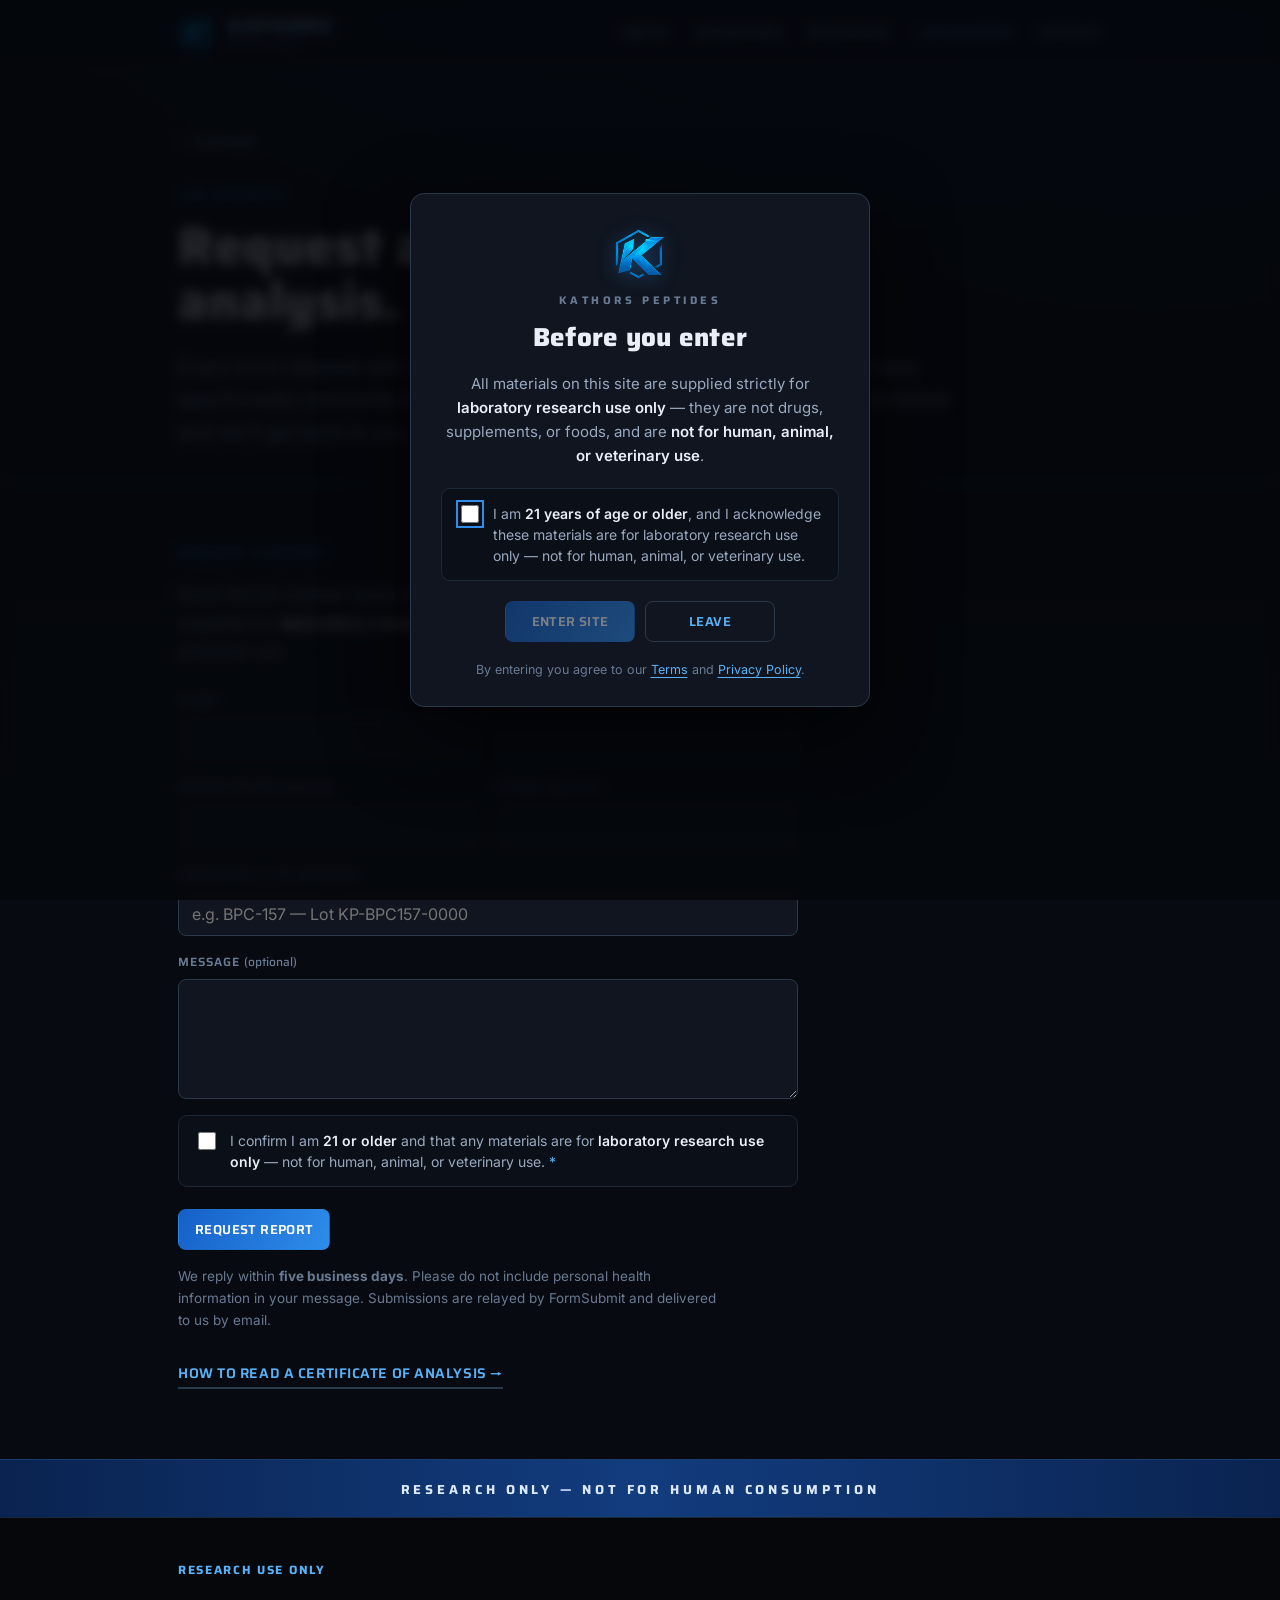
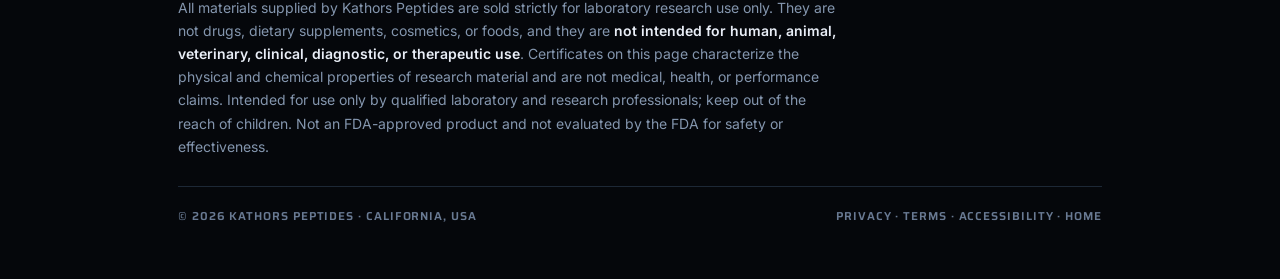
<file: reports.html>
<!DOCTYPE html>
<html lang="en">
<head>
<meta charset="UTF-8" />
<meta name="viewport" content="width=device-width, initial-scale=1.0" />
<title>Lab reports — Kathors Peptides</title>
<meta name="description" content="Certificates of analysis for Kathors Peptides research materials — view, download, and share per-lot lab reports. Research use only." />
<link rel="icon" type="image/png" href="favicon.png" />
<meta property="og:type" content="website" />
<meta property="og:site_name" content="Kathors Peptides" />
<meta property="og:title" content="Lab reports — Kathors Peptides" />
<meta property="og:description" content="Certificates of analysis for research materials — view, download, and share per-lot lab reports." />
<meta property="og:image" content="https://kathorspeptides.com/hero-banner.jpg" />
<meta property="og:url" content="https://kathorspeptides.com/reports.html" />
<meta name="twitter:card" content="summary_large_image" />
<link rel="preconnect" href="https://fonts.googleapis.com" />
<link rel="preconnect" href="https://fonts.gstatic.com" crossorigin />
<link href="https://fonts.googleapis.com/css2?family=Saira:wght@500;600;700;800&family=Inter:wght@400;500;600;700&display=swap" rel="stylesheet" />
<link rel="stylesheet" href="styles.css" />
<script src="nav.js" defer></script>
<script src="agegate.js"></script>
</head>
<body>

  <div class="topbar">
    <div class="wrap">
      <a href="index.html" class="brand" aria-label="Kathors Peptides home">
        <img class="brand-emblem" src="emblem.png" alt="" />
        <span class="brand-text"><span class="chrome">KATHORS</span><span class="brand-sub">Peptides</span></span>
      </a>
      <button class="navtoggle" type="button" aria-label="Open menu" aria-expanded="false" aria-controls="navlinks"><span class="bar"></span></button>
      <nav class="navlinks" id="navlinks" aria-label="Primary">
        <a href="index.html#about">About</a>
        <a href="standards.html">Standards</a>
        <a href="research.html">Reference</a>
        <a href="reports.html" class="here">Lab reports</a>
        <a href="index.html#contact">Contact</a>
      </nav>
    </div>
  </div>

  <main>
    <header class="subhero">
      <div class="wrap">
        <a href="index.html" class="backlink">← Kathors</a>
        <p class="label">Lab reports</p>
        <h1>Request a certificate of analysis.</h1>
        <p class="lede">Every lot is released with its own certificate of analysis (COA) — identity by mass spectrometry and purity by HPLC. To get the COA for a lot, send us the details below and we'll get back to you.</p>
      </div>
    </header>

    <section>
      <div class="wrap">
        <p class="sec-label">Request a report</p>
        <div class="prose"><p>Have the lot number handy from your material or its packaging. Materials are supplied for <strong>laboratory research use only</strong>, and we can't advise on dosing or personal use.</p></div>

        <form class="cform" action="https://formsubmit.co/Kathorspeptides@gmail.com" method="POST" aria-label="Lab report request form">
          <input type="hidden" name="_subject" value="Lab report request — Kathors Peptides" />
          <input type="hidden" name="_captcha" value="true" />
          <input type="hidden" name="_template" value="table" />
          <input type="hidden" name="_next" value="https://kathorspeptides.com/thanks.html" />
          <input type="text" name="_honey" class="cform-honey" tabindex="-1" autocomplete="off" aria-hidden="true" />
          <div class="fgrid">
            <label class="field">Name <span class="req">*</span>
              <input type="text" name="name" required autocomplete="name" />
            </label>
            <label class="field">Email <span class="req">*</span>
              <input type="email" name="email" required autocomplete="email" />
            </label>
          </div>
          <div class="fgrid">
            <label class="field">Organization <span class="opt">(optional)</span>
              <input type="text" name="organization" autocomplete="organization" />
            </label>
            <label class="field">Phone <span class="opt">(optional)</span>
              <input type="tel" name="phone" autocomplete="tel" />
            </label>
          </div>
          <label class="field">Compound &amp; lot number <span class="req">*</span>
            <input type="text" name="lot" required placeholder="e.g. BPC-157 — Lot KP-BPC157-0000" />
          </label>
          <label class="field">Message <span class="opt">(optional)</span>
            <textarea name="message" rows="4"></textarea>
          </label>
          <label class="cform-ack">
            <input type="checkbox" name="acknowledgment" value="Confirmed: 21+ and materials are for laboratory research use only — not for human, animal, or veterinary use" required />
            <span>I confirm I am <strong>21 or older</strong> and that any materials are for <strong>laboratory research use only</strong> — not for human, animal, or veterinary use. <span class="req">*</span></span>
          </label>
          <button type="submit" class="btn btn-primary">Request report</button>
          <p class="cform-note">We reply within <strong>five business days</strong>. Please do not include personal health information in your message. Submissions are relayed by FormSubmit and delivered to us by email.</p>
        </form>

        <p class="more-link"><a href="standards.html">How to read a certificate of analysis →</a></p>
      </div>
    </section>
  </main>

  <div class="notband"><span>Research only — not for human consumption</span></div>
  <footer class="compliance">
    <div class="wrap">
      <p class="ruo">Research use only</p>
      <p>All materials supplied by Kathors Peptides are sold strictly for laboratory research use only. They are not drugs, dietary supplements, cosmetics, or foods, and they are <strong>not intended for human, animal, veterinary, clinical, diagnostic, or therapeutic use</strong>. Certificates on this page characterize the physical and chemical properties of research material and are not medical, health, or performance claims. Intended for use only by qualified laboratory and research professionals; keep out of the reach of children. Not an FDA-approved product and not evaluated by the FDA for safety or effectiveness.</p>
      <div class="footline">
        <span>© <span id="yr">2026</span> Kathors Peptides · California, USA</span>
        <span><a href="privacy.html">Privacy</a> · <a href="terms.html">Terms</a> · <a href="accessibility.html">Accessibility</a> · <a href="index.html">Home</a></span>
      </div>
    </div>
  </footer>

  <script>document.getElementById('yr').textContent=new Date().getFullYear();</script>
</body>
</html>
</file>
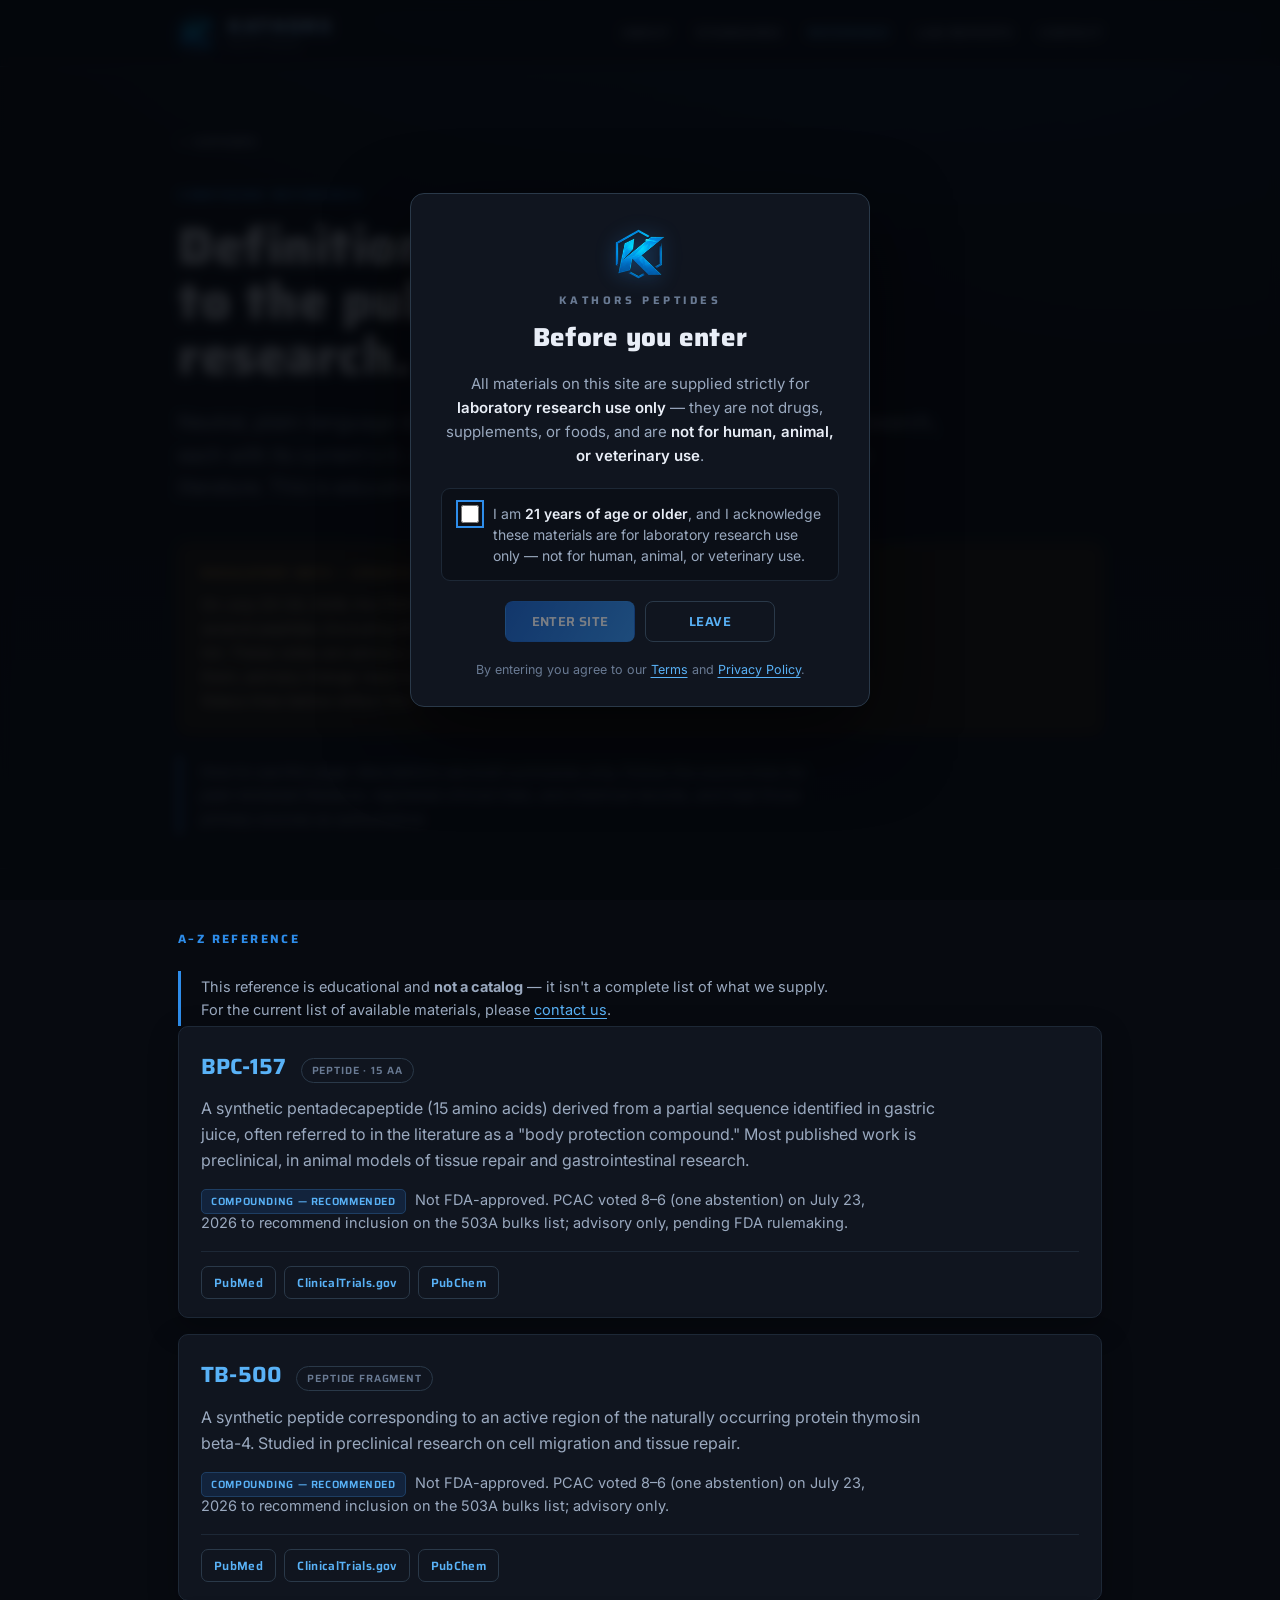
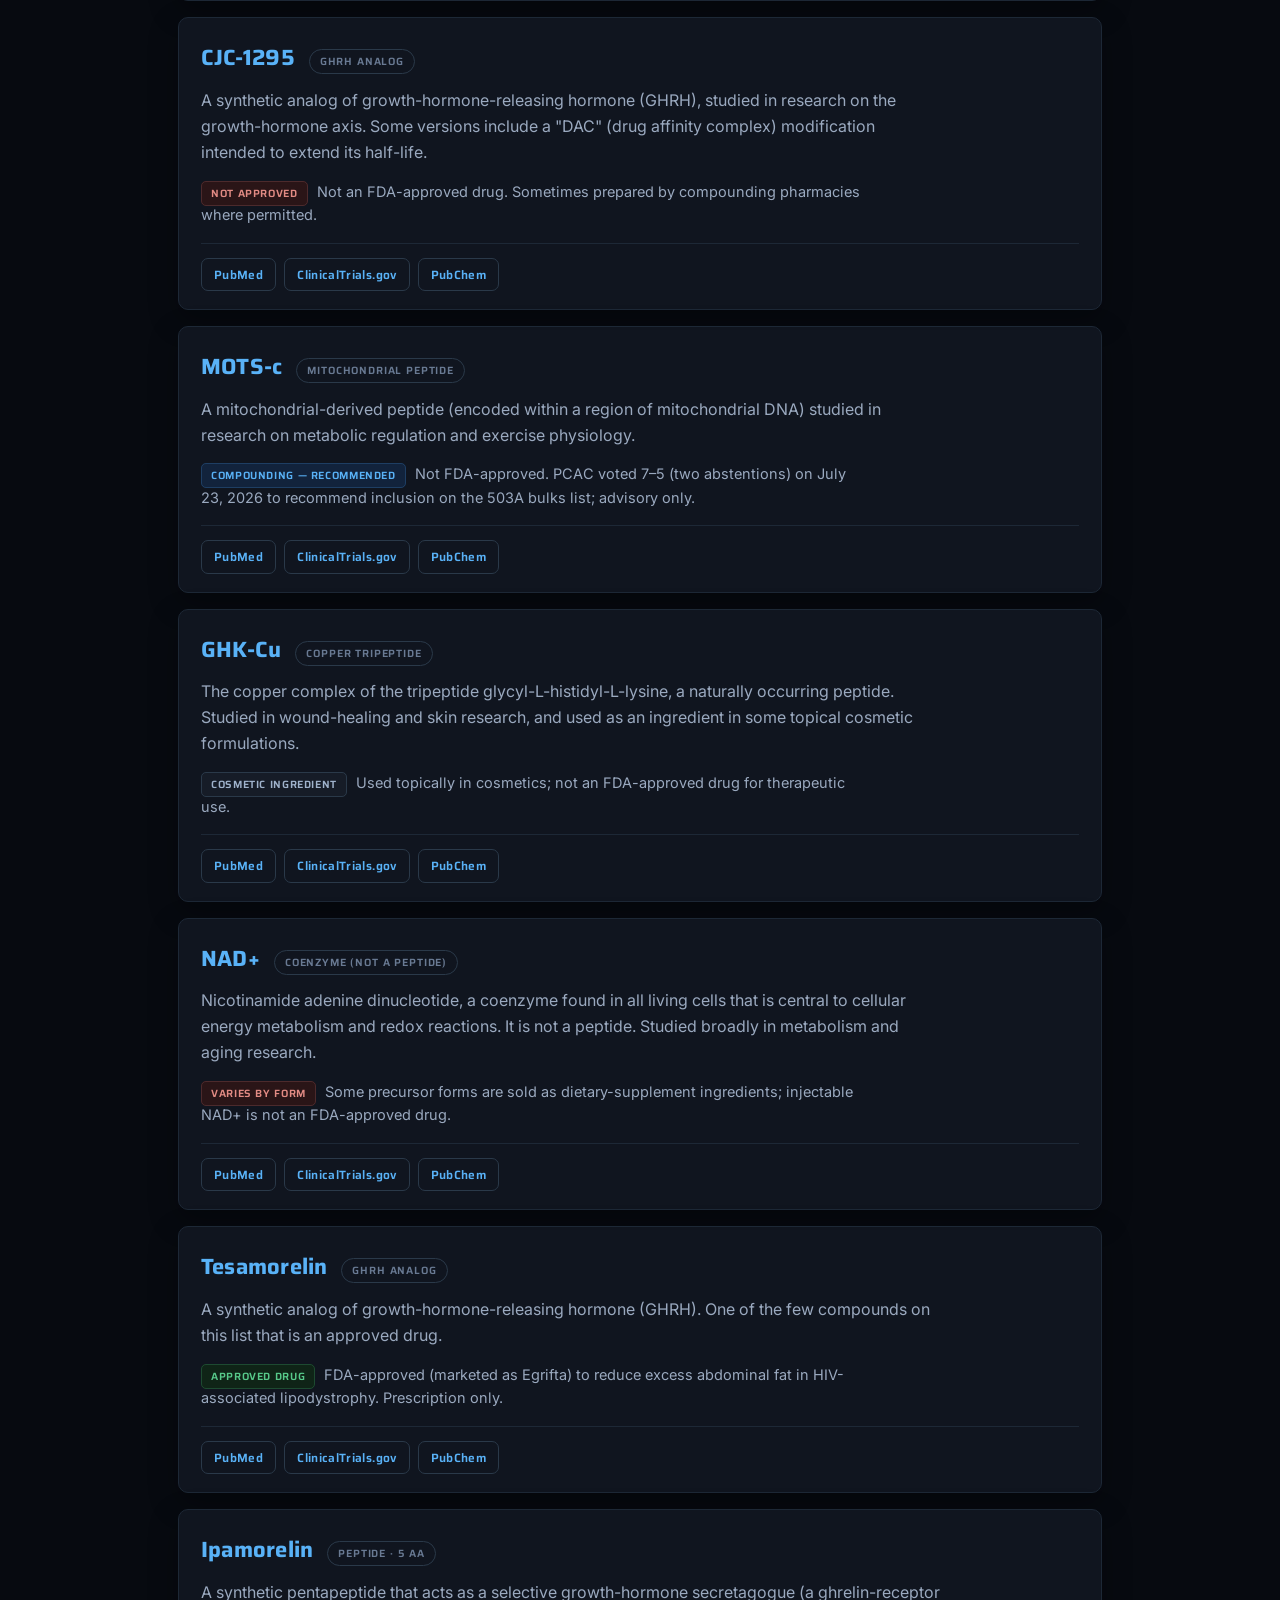
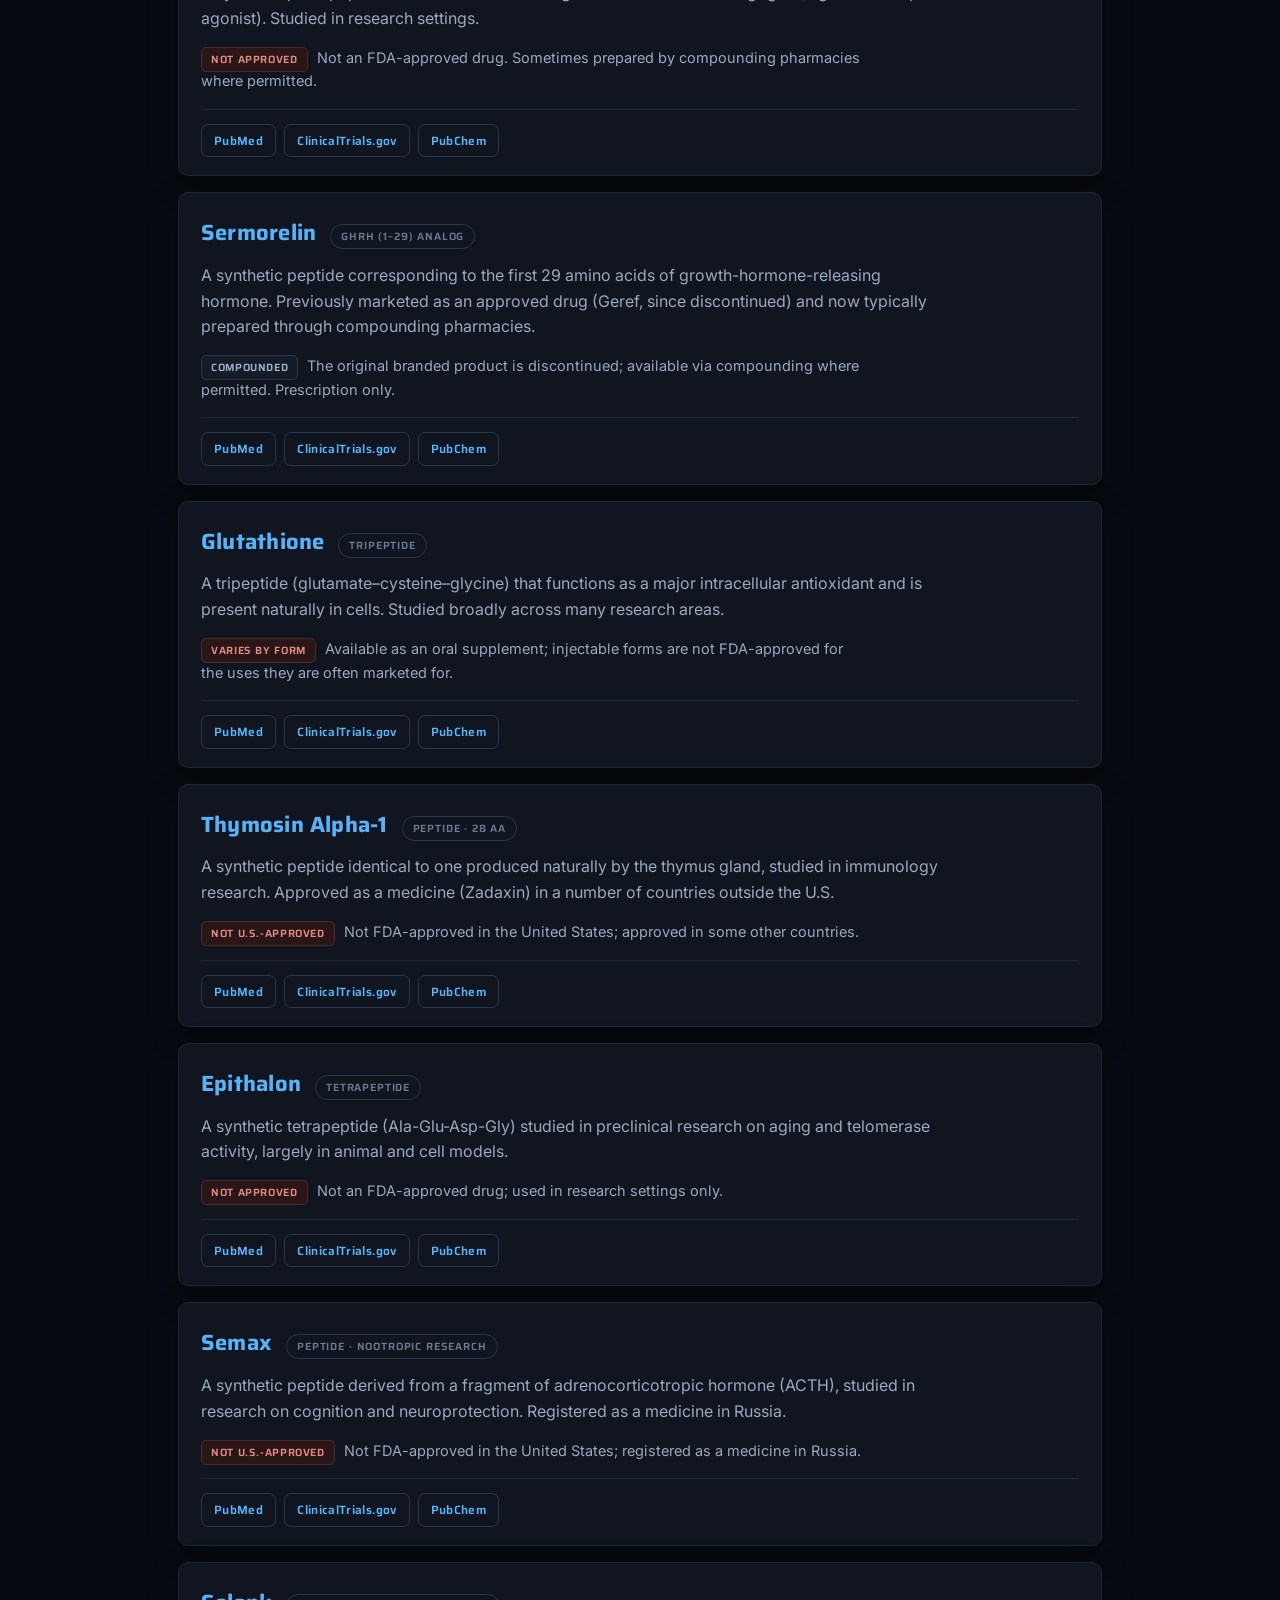
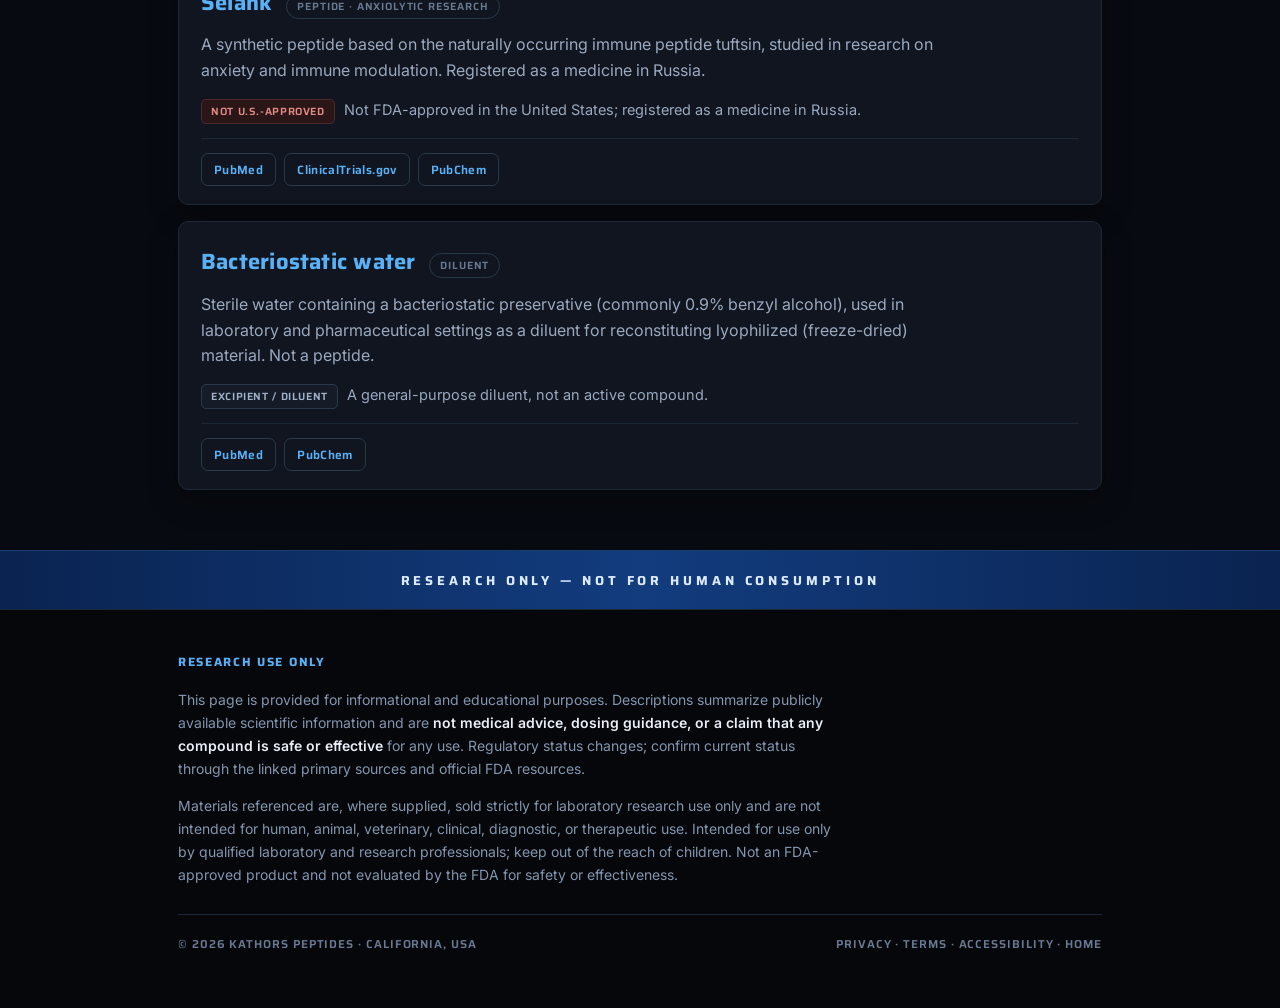
<file: research.html>
<!DOCTYPE html>
<html lang="en">
<head>
<meta charset="UTF-8" />
<meta name="viewport" content="width=device-width, initial-scale=1.0" />
<title>Compound reference — Kathors Peptides</title>
<meta name="description" content="Neutral definitions of research compounds with links to the published scientific literature (PubMed, ClinicalTrials.gov, PubChem). Educational reference. Research use only." />
<link rel="icon" type="image/png" href="favicon.png" />
<meta property="og:type" content="website" />
<meta property="og:site_name" content="Kathors Peptides" />
<meta property="og:title" content="Compound reference — Kathors Peptides" />
<meta property="og:description" content="Neutral definitions of research compounds with links to PubMed, ClinicalTrials.gov, and PubChem." />
<meta property="og:image" content="https://kathorspeptides.com/hero-banner.jpg" />
<meta property="og:url" content="https://kathorspeptides.com/research.html" />
<meta name="twitter:card" content="summary_large_image" />
<link rel="preconnect" href="https://fonts.googleapis.com" />
<link rel="preconnect" href="https://fonts.gstatic.com" crossorigin />
<link href="https://fonts.googleapis.com/css2?family=Saira:wght@500;600;700;800&family=Inter:wght@400;500;600;700&display=swap" rel="stylesheet" />
<link rel="stylesheet" href="styles.css" />
<script src="nav.js" defer></script>
<script src="agegate.js"></script>
</head>
<body>

  <div class="topbar">
    <div class="wrap">
      <a href="index.html" class="brand" aria-label="Kathors Peptides home">
        <img class="brand-emblem" src="emblem.png" alt="" />
        <span class="brand-text"><span class="chrome">KATHORS</span><span class="brand-sub">Peptides</span></span>
      </a>
      <button class="navtoggle" type="button" aria-label="Open menu" aria-expanded="false" aria-controls="navlinks"><span class="bar"></span></button>
      <nav class="navlinks" id="navlinks" aria-label="Primary">
        <a href="index.html#about">About</a>
        <a href="standards.html">Standards</a>
        <a href="research.html" class="here">Reference</a>
        <a href="reports.html">Lab reports</a>
        <a href="index.html#contact">Contact</a>
      </nav>
    </div>
  </div>

  <main>
    <header class="subhero">
      <div class="wrap">
        <a href="index.html" class="backlink">← Kathors</a>
        <p class="label">Compound reference</p>
        <h1>Definitions, with links to the published research.</h1>
        <p class="lede">Neutral, plain-language descriptions of compounds discussed in peptide research, each with its current U.S. regulatory status and links to the primary scientific literature. This is educational reference material, not product information.</p>

        <div class="callout">
          <p class="ct">Regulatory note — updated July 2026</p>
          <p>On July 23–24, 2026, the FDA's Pharmacy Compounding Advisory Committee recommended several peptides (including BPC-157, TB-500, and MOTS-c) for the 503A compounding bulks list. These votes are advisory only — they are <strong>not FDA approvals</strong>, the FDA is not bound by them, and any change requires a formal rulemaking process that typically takes many months. Status lines below reflect this.</p>
        </div>
        <div class="note">
          <p>How to use this page: descriptions are brief summaries only. Follow the source links for peer-reviewed literature, registered clinical trials, and chemical records, and treat those primary sources as authoritative.</p>
        </div>
      </div>
    </header>

    <section>
      <div class="wrap">
        <p class="sec-label">A–Z reference</p>
        <div class="note"><p>This reference is educational and <strong>not a catalog</strong> — it isn't a complete list of what we supply. For the current list of available materials, please <a href="index.html#contact">contact us</a>.</p></div>
        <div class="grid">

          <article class="cpd">
            <div class="cpd-head"><h3>BPC-157</h3><span class="tag">Peptide · 15 aa</span></div>
            <p class="cpd-def">A synthetic pentadecapeptide (15 amino acids) derived from a partial sequence identified in gastric juice, often referred to in the literature as a "body protection compound." Most published work is preclinical, in animal models of tissue repair and gastrointestinal research.</p>
            <p class="cpd-status"><span class="sk rec">Compounding — recommended</span>Not FDA-approved. PCAC voted 8–6 (one abstention) on July 23, 2026 to recommend inclusion on the 503A bulks list; advisory only, pending FDA rulemaking.</p>
            <div class="cpd-links">
              <a href="https://pubmed.ncbi.nlm.nih.gov/?term=BPC-157" target="_blank" rel="noopener">PubMed</a>
              <a href="https://clinicaltrials.gov/search?term=BPC-157" target="_blank" rel="noopener">ClinicalTrials.gov</a>
              <a href="https://pubchem.ncbi.nlm.nih.gov/#query=BPC-157" target="_blank" rel="noopener">PubChem</a>
            </div>
          </article>

          <article class="cpd">
            <div class="cpd-head"><h3>TB-500</h3><span class="tag">Peptide fragment</span></div>
            <p class="cpd-def">A synthetic peptide corresponding to an active region of the naturally occurring protein thymosin beta-4. Studied in preclinical research on cell migration and tissue repair.</p>
            <p class="cpd-status"><span class="sk rec">Compounding — recommended</span>Not FDA-approved. PCAC voted 8–6 (one abstention) on July 23, 2026 to recommend inclusion on the 503A bulks list; advisory only.</p>
            <div class="cpd-links">
              <a href="https://pubmed.ncbi.nlm.nih.gov/?term=thymosin+beta-4+TB-500" target="_blank" rel="noopener">PubMed</a>
              <a href="https://clinicaltrials.gov/search?term=thymosin%20beta-4" target="_blank" rel="noopener">ClinicalTrials.gov</a>
              <a href="https://pubchem.ncbi.nlm.nih.gov/#query=Thymosin%20beta-4" target="_blank" rel="noopener">PubChem</a>
            </div>
          </article>

          <article class="cpd">
            <div class="cpd-head"><h3>CJC-1295</h3><span class="tag">GHRH analog</span></div>
            <p class="cpd-def">A synthetic analog of growth-hormone-releasing hormone (GHRH), studied in research on the growth-hormone axis. Some versions include a "DAC" (drug affinity complex) modification intended to extend its half-life.</p>
            <p class="cpd-status"><span class="sk na">Not approved</span>Not an FDA-approved drug. Sometimes prepared by compounding pharmacies where permitted.</p>
            <div class="cpd-links">
              <a href="https://pubmed.ncbi.nlm.nih.gov/?term=CJC-1295" target="_blank" rel="noopener">PubMed</a>
              <a href="https://clinicaltrials.gov/search?term=CJC-1295" target="_blank" rel="noopener">ClinicalTrials.gov</a>
              <a href="https://pubchem.ncbi.nlm.nih.gov/#query=CJC-1295" target="_blank" rel="noopener">PubChem</a>
            </div>
          </article>

          <article class="cpd">
            <div class="cpd-head"><h3>MOTS-c</h3><span class="tag">Mitochondrial peptide</span></div>
            <p class="cpd-def">A mitochondrial-derived peptide (encoded within a region of mitochondrial DNA) studied in research on metabolic regulation and exercise physiology.</p>
            <p class="cpd-status"><span class="sk rec">Compounding — recommended</span>Not FDA-approved. PCAC voted 7–5 (two abstentions) on July 23, 2026 to recommend inclusion on the 503A bulks list; advisory only.</p>
            <div class="cpd-links">
              <a href="https://pubmed.ncbi.nlm.nih.gov/?term=MOTS-c" target="_blank" rel="noopener">PubMed</a>
              <a href="https://clinicaltrials.gov/search?term=MOTS-c" target="_blank" rel="noopener">ClinicalTrials.gov</a>
              <a href="https://pubchem.ncbi.nlm.nih.gov/#query=MOTS-c" target="_blank" rel="noopener">PubChem</a>
            </div>
          </article>

          <article class="cpd">
            <div class="cpd-head"><h3>GHK-Cu</h3><span class="tag">Copper tripeptide</span></div>
            <p class="cpd-def">The copper complex of the tripeptide glycyl-L-histidyl-L-lysine, a naturally occurring peptide. Studied in wound-healing and skin research, and used as an ingredient in some topical cosmetic formulations.</p>
            <p class="cpd-status"><span class="sk oth">Cosmetic ingredient</span>Used topically in cosmetics; not an FDA-approved drug for therapeutic use.</p>
            <div class="cpd-links">
              <a href="https://pubmed.ncbi.nlm.nih.gov/?term=GHK-Cu+copper+tripeptide" target="_blank" rel="noopener">PubMed</a>
              <a href="https://clinicaltrials.gov/search?term=GHK-Cu" target="_blank" rel="noopener">ClinicalTrials.gov</a>
              <a href="https://pubchem.ncbi.nlm.nih.gov/#query=GHK-Cu" target="_blank" rel="noopener">PubChem</a>
            </div>
          </article>

          <article class="cpd">
            <div class="cpd-head"><h3>NAD+</h3><span class="tag">Coenzyme (not a peptide)</span></div>
            <p class="cpd-def">Nicotinamide adenine dinucleotide, a coenzyme found in all living cells that is central to cellular energy metabolism and redox reactions. It is not a peptide. Studied broadly in metabolism and aging research.</p>
            <p class="cpd-status"><span class="sk na">Varies by form</span>Some precursor forms are sold as dietary-supplement ingredients; injectable NAD+ is not an FDA-approved drug.</p>
            <div class="cpd-links">
              <a href="https://pubmed.ncbi.nlm.nih.gov/?term=NAD%2B+metabolism" target="_blank" rel="noopener">PubMed</a>
              <a href="https://clinicaltrials.gov/search?term=NAD%2B" target="_blank" rel="noopener">ClinicalTrials.gov</a>
              <a href="https://pubchem.ncbi.nlm.nih.gov/#query=NAD%2B" target="_blank" rel="noopener">PubChem</a>
            </div>
          </article>

          <article class="cpd">
            <div class="cpd-head"><h3>Tesamorelin</h3><span class="tag">GHRH analog</span></div>
            <p class="cpd-def">A synthetic analog of growth-hormone-releasing hormone (GHRH). One of the few compounds on this list that is an approved drug.</p>
            <p class="cpd-status"><span class="sk apr">Approved drug</span>FDA-approved (marketed as Egrifta) to reduce excess abdominal fat in HIV-associated lipodystrophy. Prescription only.</p>
            <div class="cpd-links">
              <a href="https://pubmed.ncbi.nlm.nih.gov/?term=tesamorelin" target="_blank" rel="noopener">PubMed</a>
              <a href="https://clinicaltrials.gov/search?term=tesamorelin" target="_blank" rel="noopener">ClinicalTrials.gov</a>
              <a href="https://pubchem.ncbi.nlm.nih.gov/#query=tesamorelin" target="_blank" rel="noopener">PubChem</a>
            </div>
          </article>

          <article class="cpd">
            <div class="cpd-head"><h3>Ipamorelin</h3><span class="tag">Peptide · 5 aa</span></div>
            <p class="cpd-def">A synthetic pentapeptide that acts as a selective growth-hormone secretagogue (a ghrelin-receptor agonist). Studied in research settings.</p>
            <p class="cpd-status"><span class="sk na">Not approved</span>Not an FDA-approved drug. Sometimes prepared by compounding pharmacies where permitted.</p>
            <div class="cpd-links">
              <a href="https://pubmed.ncbi.nlm.nih.gov/?term=ipamorelin" target="_blank" rel="noopener">PubMed</a>
              <a href="https://clinicaltrials.gov/search?term=ipamorelin" target="_blank" rel="noopener">ClinicalTrials.gov</a>
              <a href="https://pubchem.ncbi.nlm.nih.gov/#query=ipamorelin" target="_blank" rel="noopener">PubChem</a>
            </div>
          </article>

          <article class="cpd">
            <div class="cpd-head"><h3>Sermorelin</h3><span class="tag">GHRH (1–29) analog</span></div>
            <p class="cpd-def">A synthetic peptide corresponding to the first 29 amino acids of growth-hormone-releasing hormone. Previously marketed as an approved drug (Geref, since discontinued) and now typically prepared through compounding pharmacies.</p>
            <p class="cpd-status"><span class="sk oth">Compounded</span>The original branded product is discontinued; available via compounding where permitted. Prescription only.</p>
            <div class="cpd-links">
              <a href="https://pubmed.ncbi.nlm.nih.gov/?term=sermorelin" target="_blank" rel="noopener">PubMed</a>
              <a href="https://clinicaltrials.gov/search?term=sermorelin" target="_blank" rel="noopener">ClinicalTrials.gov</a>
              <a href="https://pubchem.ncbi.nlm.nih.gov/#query=sermorelin" target="_blank" rel="noopener">PubChem</a>
            </div>
          </article>

          <article class="cpd">
            <div class="cpd-head"><h3>Glutathione</h3><span class="tag">Tripeptide</span></div>
            <p class="cpd-def">A tripeptide (glutamate–cysteine–glycine) that functions as a major intracellular antioxidant and is present naturally in cells. Studied broadly across many research areas.</p>
            <p class="cpd-status"><span class="sk na">Varies by form</span>Available as an oral supplement; injectable forms are not FDA-approved for the uses they are often marketed for.</p>
            <div class="cpd-links">
              <a href="https://pubmed.ncbi.nlm.nih.gov/?term=glutathione" target="_blank" rel="noopener">PubMed</a>
              <a href="https://clinicaltrials.gov/search?term=glutathione" target="_blank" rel="noopener">ClinicalTrials.gov</a>
              <a href="https://pubchem.ncbi.nlm.nih.gov/#query=glutathione" target="_blank" rel="noopener">PubChem</a>
            </div>
          </article>

          <article class="cpd">
            <div class="cpd-head"><h3>Thymosin Alpha-1</h3><span class="tag">Peptide · 28 aa</span></div>
            <p class="cpd-def">A synthetic peptide identical to one produced naturally by the thymus gland, studied in immunology research. Approved as a medicine (Zadaxin) in a number of countries outside the U.S.</p>
            <p class="cpd-status"><span class="sk na">Not U.S.-approved</span>Not FDA-approved in the United States; approved in some other countries.</p>
            <div class="cpd-links">
              <a href="https://pubmed.ncbi.nlm.nih.gov/?term=thymosin+alpha-1" target="_blank" rel="noopener">PubMed</a>
              <a href="https://clinicaltrials.gov/search?term=thymosin%20alpha%201" target="_blank" rel="noopener">ClinicalTrials.gov</a>
              <a href="https://pubchem.ncbi.nlm.nih.gov/#query=thymalfasin" target="_blank" rel="noopener">PubChem</a>
            </div>
          </article>

          <article class="cpd">
            <div class="cpd-head"><h3>Epithalon</h3><span class="tag">Tetrapeptide</span></div>
            <p class="cpd-def">A synthetic tetrapeptide (Ala-Glu-Asp-Gly) studied in preclinical research on aging and telomerase activity, largely in animal and cell models.</p>
            <p class="cpd-status"><span class="sk na">Not approved</span>Not an FDA-approved drug; used in research settings only.</p>
            <div class="cpd-links">
              <a href="https://pubmed.ncbi.nlm.nih.gov/?term=epitalon+OR+epithalon" target="_blank" rel="noopener">PubMed</a>
              <a href="https://clinicaltrials.gov/search?term=epitalon" target="_blank" rel="noopener">ClinicalTrials.gov</a>
              <a href="https://pubchem.ncbi.nlm.nih.gov/#query=epitalon" target="_blank" rel="noopener">PubChem</a>
            </div>
          </article>

          <article class="cpd">
            <div class="cpd-head"><h3>Semax</h3><span class="tag">Peptide · nootropic research</span></div>
            <p class="cpd-def">A synthetic peptide derived from a fragment of adrenocorticotropic hormone (ACTH), studied in research on cognition and neuroprotection. Registered as a medicine in Russia.</p>
            <p class="cpd-status"><span class="sk na">Not U.S.-approved</span>Not FDA-approved in the United States; registered as a medicine in Russia.</p>
            <div class="cpd-links">
              <a href="https://pubmed.ncbi.nlm.nih.gov/?term=semax" target="_blank" rel="noopener">PubMed</a>
              <a href="https://clinicaltrials.gov/search?term=semax" target="_blank" rel="noopener">ClinicalTrials.gov</a>
              <a href="https://pubchem.ncbi.nlm.nih.gov/#query=semax" target="_blank" rel="noopener">PubChem</a>
            </div>
          </article>

          <article class="cpd">
            <div class="cpd-head"><h3>Selank</h3><span class="tag">Peptide · anxiolytic research</span></div>
            <p class="cpd-def">A synthetic peptide based on the naturally occurring immune peptide tuftsin, studied in research on anxiety and immune modulation. Registered as a medicine in Russia.</p>
            <p class="cpd-status"><span class="sk na">Not U.S.-approved</span>Not FDA-approved in the United States; registered as a medicine in Russia.</p>
            <div class="cpd-links">
              <a href="https://pubmed.ncbi.nlm.nih.gov/?term=selank" target="_blank" rel="noopener">PubMed</a>
              <a href="https://clinicaltrials.gov/search?term=selank" target="_blank" rel="noopener">ClinicalTrials.gov</a>
              <a href="https://pubchem.ncbi.nlm.nih.gov/#query=selank" target="_blank" rel="noopener">PubChem</a>
            </div>
          </article>

          <article class="cpd">
            <div class="cpd-head"><h3>Bacteriostatic water</h3><span class="tag">Diluent</span></div>
            <p class="cpd-def">Sterile water containing a bacteriostatic preservative (commonly 0.9% benzyl alcohol), used in laboratory and pharmaceutical settings as a diluent for reconstituting lyophilized (freeze-dried) material. Not a peptide.</p>
            <p class="cpd-status"><span class="sk oth">Excipient / diluent</span>A general-purpose diluent, not an active compound.</p>
            <div class="cpd-links">
              <a href="https://pubmed.ncbi.nlm.nih.gov/?term=bacteriostatic+water+benzyl+alcohol" target="_blank" rel="noopener">PubMed</a>
              <a href="https://pubchem.ncbi.nlm.nih.gov/#query=benzyl%20alcohol" target="_blank" rel="noopener">PubChem</a>
            </div>
          </article>

        </div>
      </div>
    </section>
  </main>

  <div class="notband"><span>Research only — not for human consumption</span></div>
  <footer class="compliance">
    <div class="wrap">
      <p class="ruo">Research use only</p>
      <p>This page is provided for informational and educational purposes. Descriptions summarize publicly available scientific information and are <strong>not medical advice, dosing guidance, or a claim that any compound is safe or effective</strong> for any use. Regulatory status changes; confirm current status through the linked primary sources and official FDA resources.</p>
      <p>Materials referenced are, where supplied, sold strictly for laboratory research use only and are not intended for human, animal, veterinary, clinical, diagnostic, or therapeutic use. Intended for use only by qualified laboratory and research professionals; keep out of the reach of children. Not an FDA-approved product and not evaluated by the FDA for safety or effectiveness.</p>
      <div class="footline">
        <span>© <span id="yr">2026</span> Kathors Peptides · California, USA</span>
        <span><a href="privacy.html">Privacy</a> · <a href="terms.html">Terms</a> · <a href="accessibility.html">Accessibility</a> · <a href="index.html">Home</a></span>
      </div>
    </div>
  </footer>

  <script>document.getElementById('yr').textContent=new Date().getFullYear();</script>
</body>
</html>
</file>
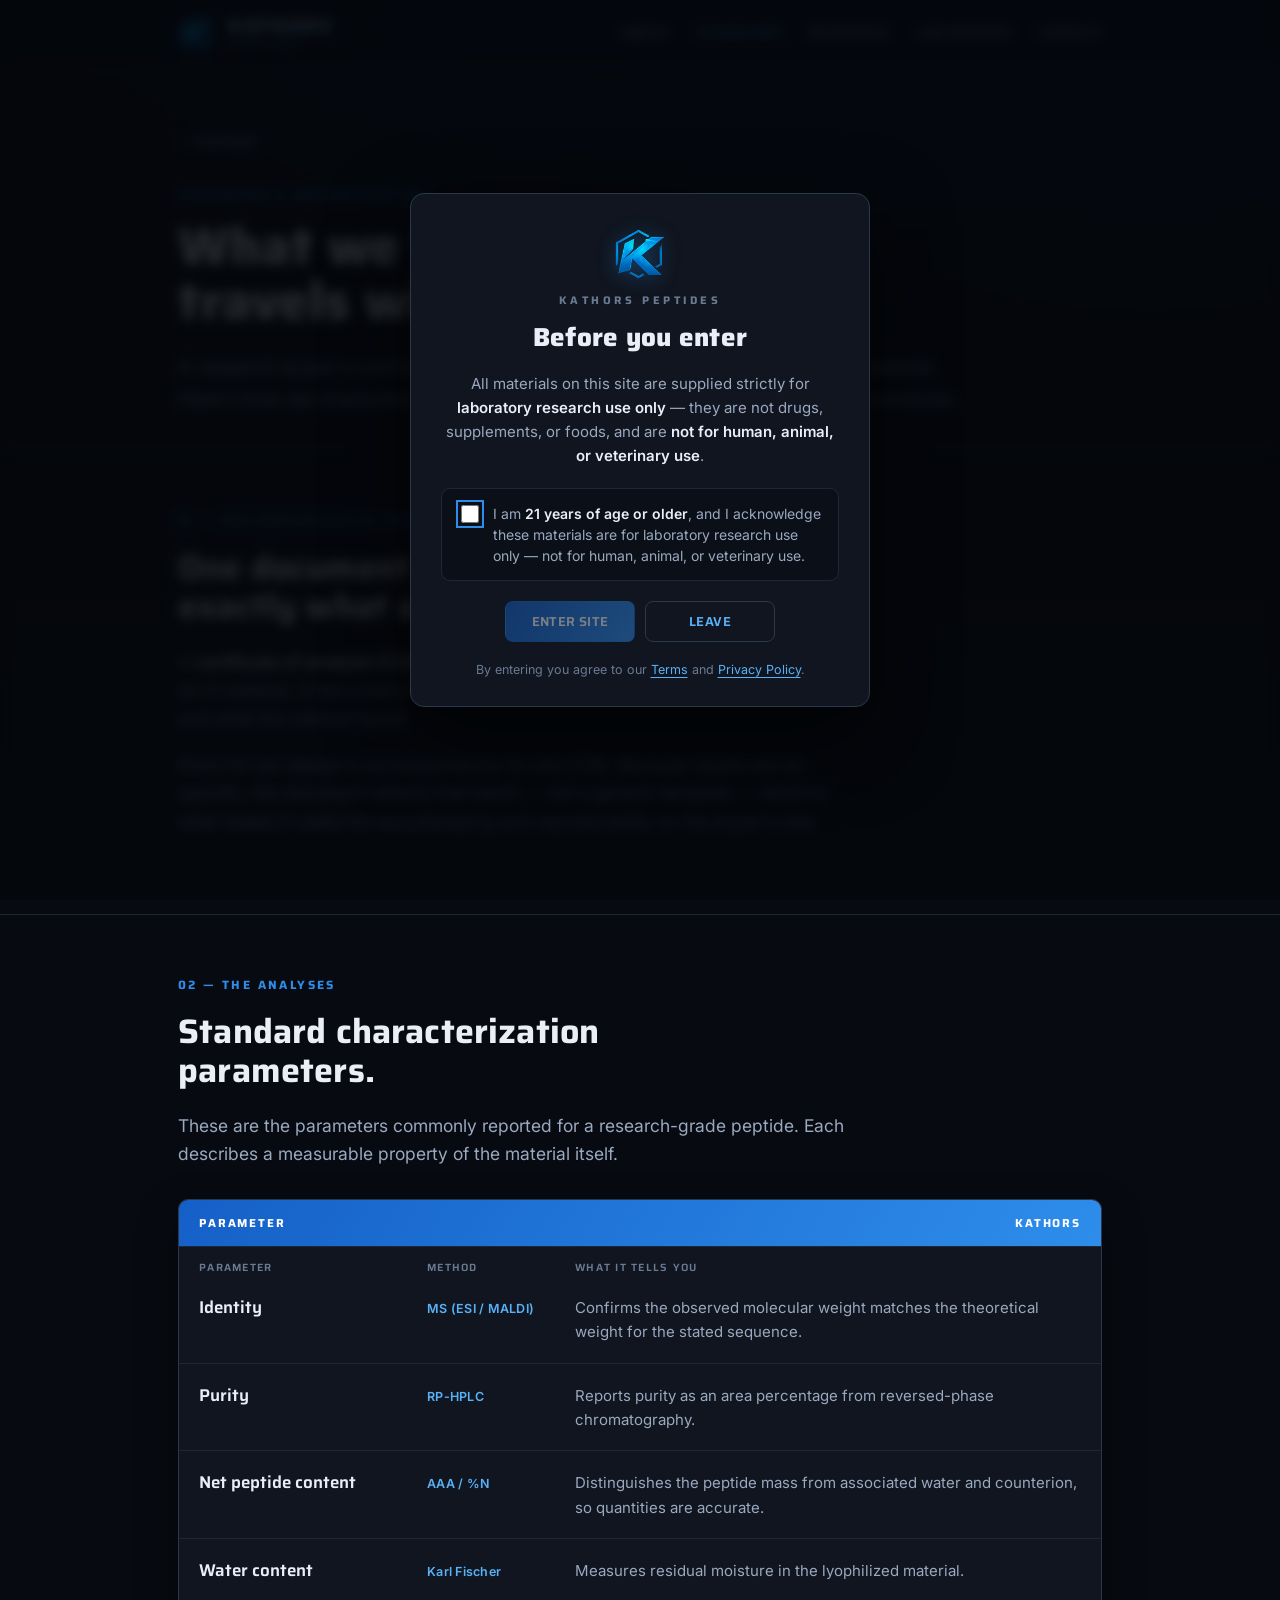
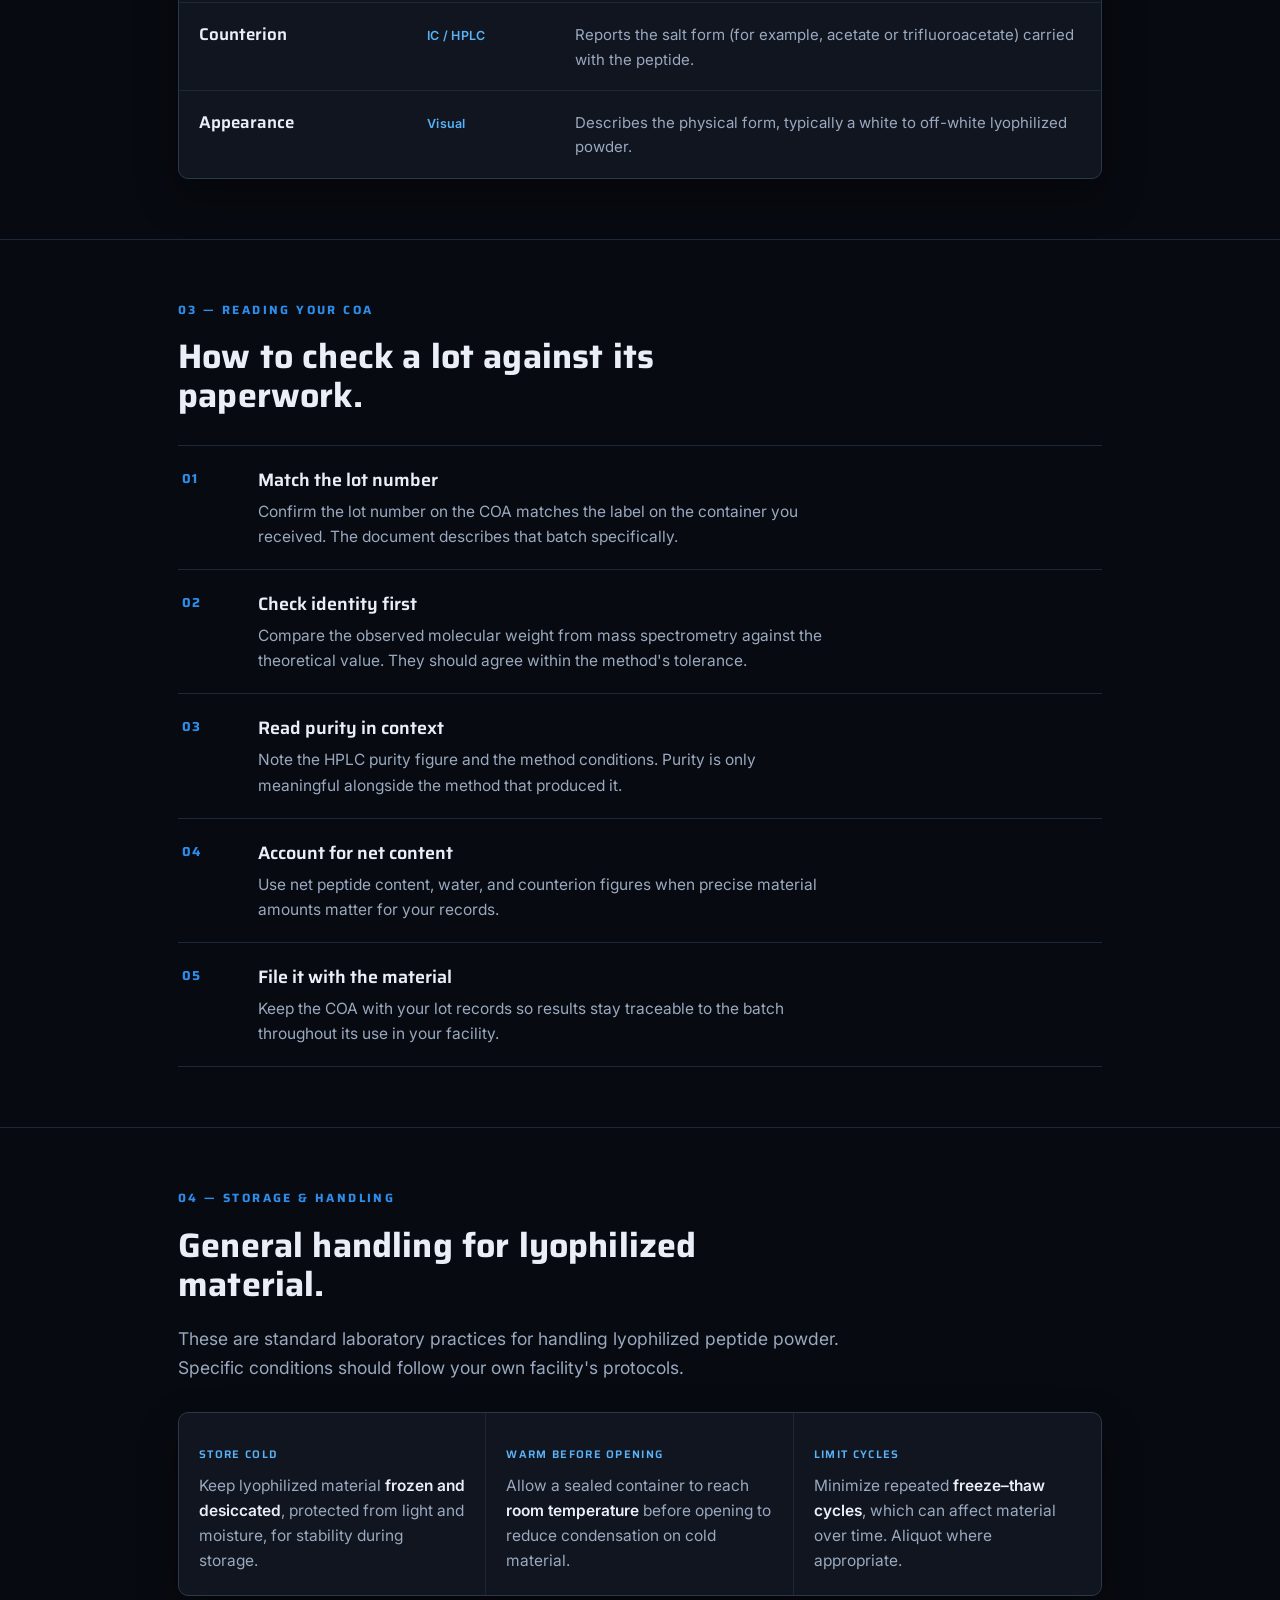
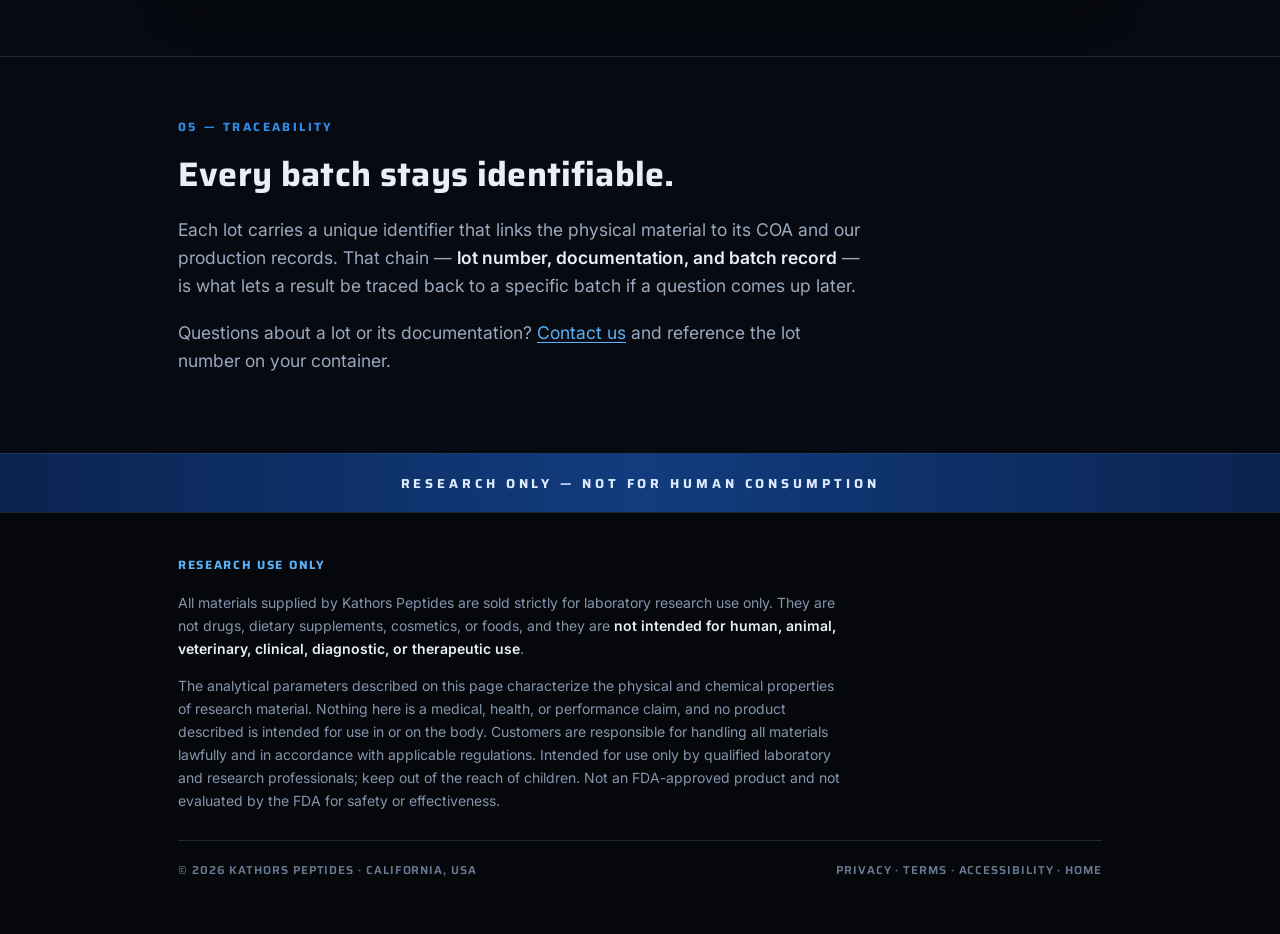
<file: standards.html>
<!DOCTYPE html>
<html lang="en">
<head>
<meta charset="UTF-8" />
<meta name="viewport" content="width=device-width, initial-scale=1.0" />
<title>Standards &amp; documentation — Kathors Peptides</title>
<meta name="description" content="How Kathors Peptides characterizes and documents each lot: certificate of analysis, HPLC purity, mass-spectrometry identity, and lot traceability. Research use only." />
<link rel="icon" type="image/png" href="favicon.png" />
<meta property="og:type" content="website" />
<meta property="og:site_name" content="Kathors Peptides" />
<meta property="og:title" content="Standards & documentation — Kathors Peptides" />
<meta property="og:description" content="How Kathors Peptides characterizes and documents each lot: COA, HPLC purity, MS identity, and traceability." />
<meta property="og:image" content="https://kathorspeptides.com/hero-banner.jpg" />
<meta property="og:url" content="https://kathorspeptides.com/standards.html" />
<meta name="twitter:card" content="summary_large_image" />
<link rel="preconnect" href="https://fonts.googleapis.com" />
<link rel="preconnect" href="https://fonts.gstatic.com" crossorigin />
<link href="https://fonts.googleapis.com/css2?family=Saira:wght@500;600;700;800&family=Inter:wght@400;500;600;700&display=swap" rel="stylesheet" />
<link rel="stylesheet" href="styles.css" />
<script src="nav.js" defer></script>
<script src="agegate.js"></script>
</head>
<body>

  <div class="topbar">
    <div class="wrap">
      <a href="index.html" class="brand" aria-label="Kathors Peptides home">
        <img class="brand-emblem" src="emblem.png" alt="" />
        <span class="brand-text"><span class="chrome">KATHORS</span><span class="brand-sub">Peptides</span></span>
      </a>
      <button class="navtoggle" type="button" aria-label="Open menu" aria-expanded="false" aria-controls="navlinks"><span class="bar"></span></button>
      <nav class="navlinks" id="navlinks" aria-label="Primary">
        <a href="index.html#about">About</a>
        <a href="standards.html" class="here">Standards</a>
        <a href="research.html">Reference</a>
        <a href="reports.html">Lab reports</a>
        <a href="index.html#contact">Contact</a>
      </nav>
    </div>
  </div>

  <main>
    <header class="subhero">
      <div class="wrap">
        <a href="index.html" class="backlink">← Kathors</a>
        <p class="label">Standards &amp; documentation</p>
        <h1>What we test, and what travels with every lot.</h1>
        <p class="lede">A research buyer's confidence comes from the paperwork as much as the material. Here's how we characterize each lot and what you'll find on its certificate of analysis.</p>
      </div>
    </header>

    <section>
      <div class="wrap">
        <p class="sec-label">01 — The certificate of analysis</p>
        <h2 class="sec-h">One document that describes exactly what a lot is.</h2>
        <div class="prose">
          <p>A <strong>certificate of analysis (COA)</strong> is the record of the analytical tests run on a specific lot of material. It ties a batch to its results: what was measured, by which method, and what the method found.</p>
          <p>Every lot we release is accompanied by its own COA. Because results are lot-specific, the document reflects that batch — not a generic template — which is what makes it useful for recordkeeping and reproducibility on the buyer's side.</p>
        </div>
      </div>
    </section>

    <section>
      <div class="wrap">
        <p class="sec-label">02 — The analyses</p>
        <h2 class="sec-h">Standard characterization parameters.</h2>
        <div class="prose"><p>These are the parameters commonly reported for a research-grade peptide. Each describes a measurable property of the material itself.</p></div>
        <div class="coa" aria-label="Characterization parameters">
          <div class="coa-head"><span>Parameter</span><span>Kathors</span></div>
          <div class="coa-colhead"><span>Parameter</span><span>Method</span><span>What it tells you</span></div>
          <div class="coa-row"><span class="p">Identity</span><span class="m">MS (ESI / MALDI)</span><span class="d">Confirms the observed molecular weight matches the theoretical weight for the stated sequence.</span></div>
          <div class="coa-row"><span class="p">Purity</span><span class="m">RP-HPLC</span><span class="d">Reports purity as an area percentage from reversed-phase chromatography.</span></div>
          <div class="coa-row"><span class="p">Net peptide content</span><span class="m">AAA / %N</span><span class="d">Distinguishes the peptide mass from associated water and counterion, so quantities are accurate.</span></div>
          <div class="coa-row"><span class="p">Water content</span><span class="m">Karl Fischer</span><span class="d">Measures residual moisture in the lyophilized material.</span></div>
          <div class="coa-row"><span class="p">Counterion</span><span class="m">IC / HPLC</span><span class="d">Reports the salt form (for example, acetate or trifluoroacetate) carried with the peptide.</span></div>
          <div class="coa-row"><span class="p">Appearance</span><span class="m">Visual</span><span class="d">Describes the physical form, typically a white to off-white lyophilized powder.</span></div>
        </div>
      </div>
    </section>

    <section>
      <div class="wrap">
        <p class="sec-label">03 — Reading your COA</p>
        <h2 class="sec-h">How to check a lot against its paperwork.</h2>
        <ul class="steps">
          <li><span class="n">01</span><div><p class="st">Match the lot number</p><p class="sd">Confirm the lot number on the COA matches the label on the container you received. The document describes that batch specifically.</p></div></li>
          <li><span class="n">02</span><div><p class="st">Check identity first</p><p class="sd">Compare the observed molecular weight from mass spectrometry against the theoretical value. They should agree within the method's tolerance.</p></div></li>
          <li><span class="n">03</span><div><p class="st">Read purity in context</p><p class="sd">Note the HPLC purity figure and the method conditions. Purity is only meaningful alongside the method that produced it.</p></div></li>
          <li><span class="n">04</span><div><p class="st">Account for net content</p><p class="sd">Use net peptide content, water, and counterion figures when precise material amounts matter for your records.</p></div></li>
          <li><span class="n">05</span><div><p class="st">File it with the material</p><p class="sd">Keep the COA with your lot records so results stay traceable to the batch throughout its use in your facility.</p></div></li>
        </ul>
      </div>
    </section>

    <section>
      <div class="wrap">
        <p class="sec-label">04 — Storage &amp; handling</p>
        <h2 class="sec-h">General handling for lyophilized material.</h2>
        <div class="prose"><p>These are standard laboratory practices for handling lyophilized peptide powder. Specific conditions should follow your own facility's protocols.</p></div>
        <div class="handle">
          <div class="h"><p class="hk">Store cold</p><p class="hv">Keep lyophilized material <b>frozen and desiccated</b>, protected from light and moisture, for stability during storage.</p></div>
          <div class="h"><p class="hk">Warm before opening</p><p class="hv">Allow a sealed container to reach <b>room temperature</b> before opening to reduce condensation on cold material.</p></div>
          <div class="h"><p class="hk">Limit cycles</p><p class="hv">Minimize repeated <b>freeze–thaw cycles</b>, which can affect material over time. Aliquot where appropriate.</p></div>
        </div>
      </div>
    </section>

    <section>
      <div class="wrap">
        <p class="sec-label">05 — Traceability</p>
        <h2 class="sec-h">Every batch stays identifiable.</h2>
        <div class="prose">
          <p>Each lot carries a unique identifier that links the physical material to its COA and our production records. That chain — <strong>lot number, documentation, and batch record</strong> — is what lets a result be traced back to a specific batch if a question comes up later.</p>
          <p>Questions about a lot or its documentation? <a href="index.html#contact">Contact us</a> and reference the lot number on your container.</p>
        </div>
      </div>
    </section>
  </main>

  <div class="notband"><span>Research only — not for human consumption</span></div>
  <footer class="compliance">
    <div class="wrap">
      <p class="ruo">Research use only</p>
      <p>All materials supplied by Kathors Peptides are sold strictly for laboratory research use only. They are not drugs, dietary supplements, cosmetics, or foods, and they are <strong>not intended for human, animal, veterinary, clinical, diagnostic, or therapeutic use</strong>.</p>
      <p>The analytical parameters described on this page characterize the physical and chemical properties of research material. Nothing here is a medical, health, or performance claim, and no product described is intended for use in or on the body. Customers are responsible for handling all materials lawfully and in accordance with applicable regulations. Intended for use only by qualified laboratory and research professionals; keep out of the reach of children. Not an FDA-approved product and not evaluated by the FDA for safety or effectiveness.</p>
      <div class="footline">
        <span>© <span id="yr">2026</span> Kathors Peptides · California, USA</span>
        <span><a href="privacy.html">Privacy</a> · <a href="terms.html">Terms</a> · <a href="accessibility.html">Accessibility</a> · <a href="index.html">Home</a></span>
      </div>
    </div>
  </footer>

  <script>document.getElementById('yr').textContent=new Date().getFullYear();</script>
</body>
</html>
</file>
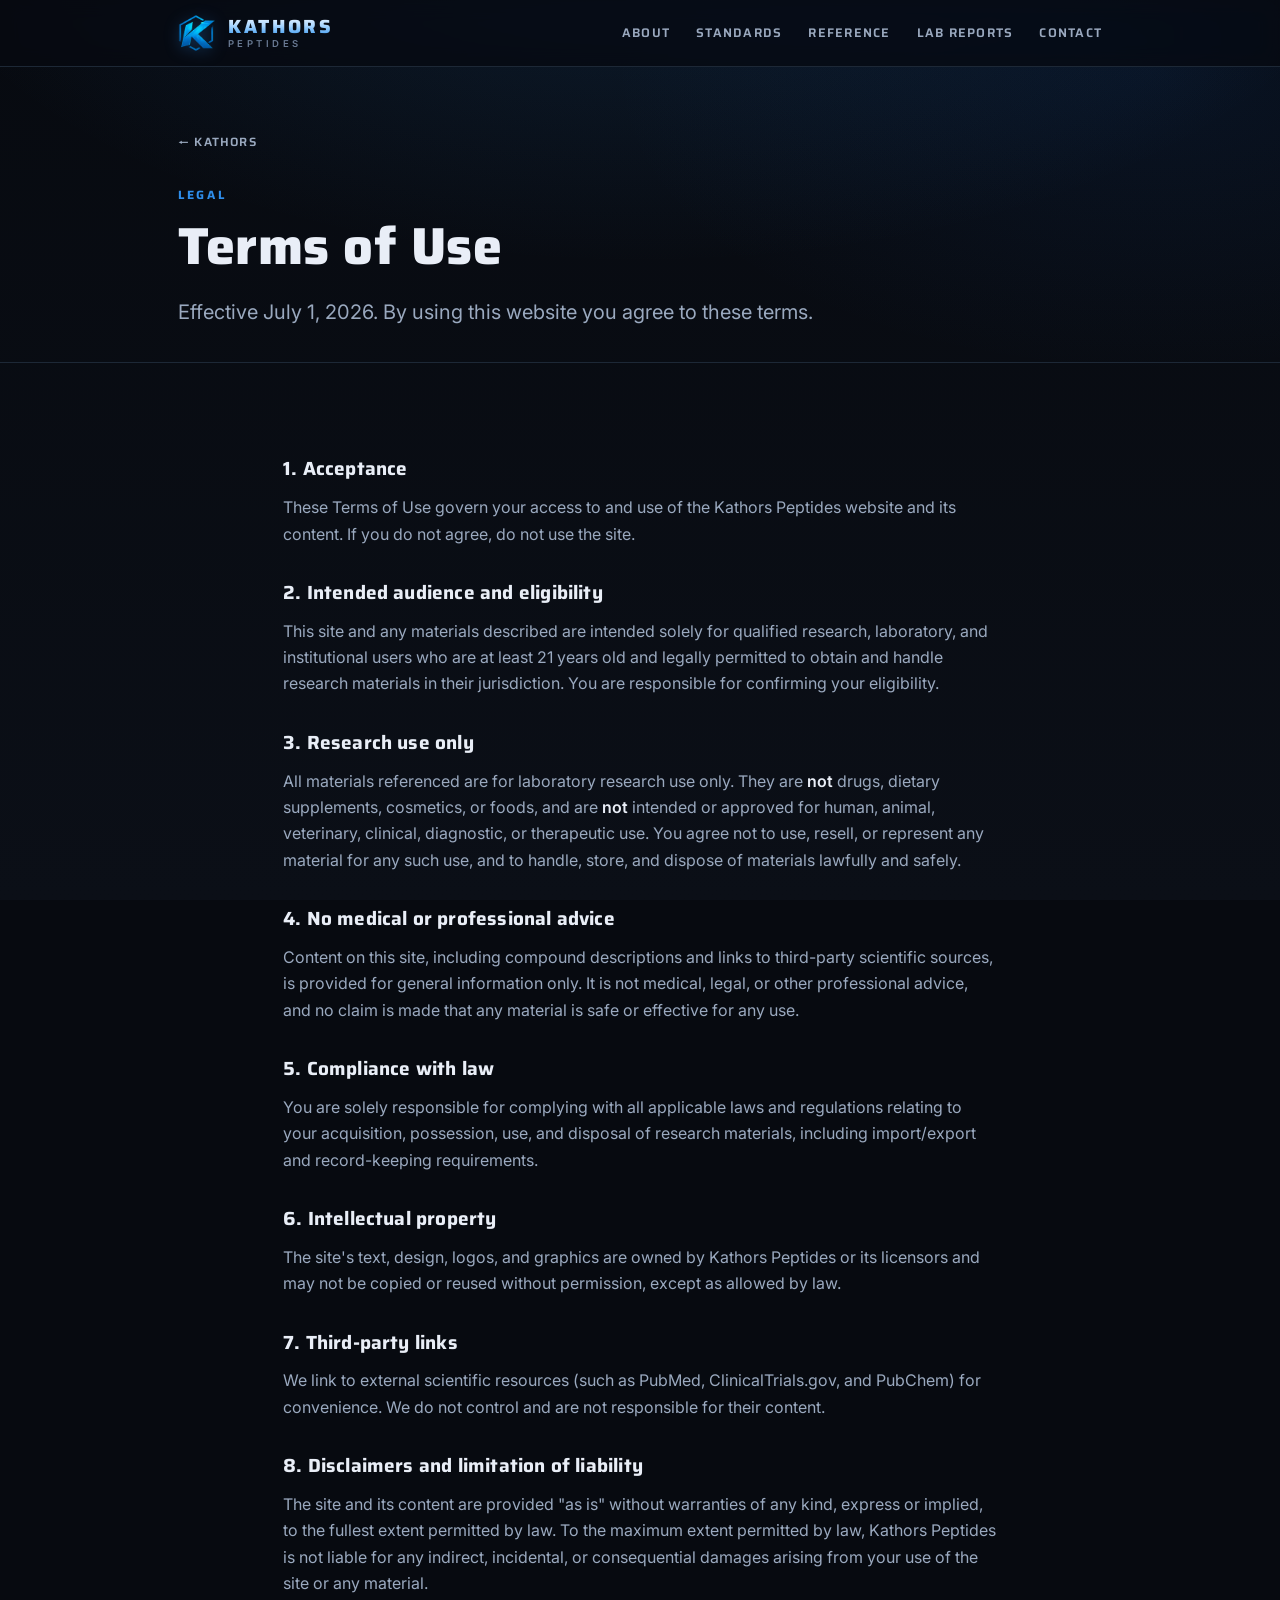
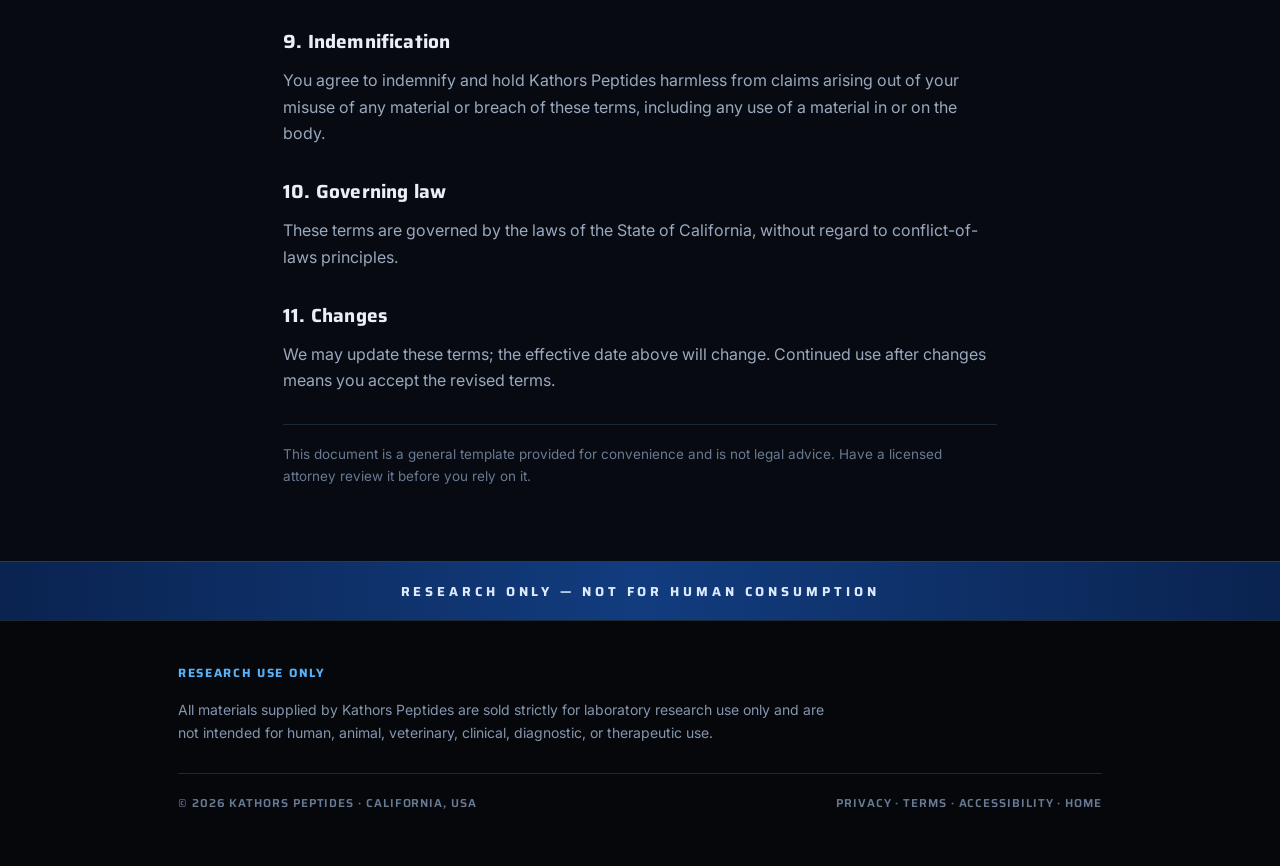
<file: terms.html>
<!DOCTYPE html>
<html lang="en">
<head>
<meta charset="UTF-8" />
<meta name="viewport" content="width=device-width, initial-scale=1.0" />
<title>Terms of Use — Kathors Peptides</title>
<meta name="description" content="Terms of Use for the Kathors Peptides website and research materials. Research use only." />
<link rel="icon" type="image/png" href="favicon.png" />
<meta property="og:type" content="website" />
<meta property="og:site_name" content="Kathors Peptides" />
<meta property="og:title" content="Terms of Use — Kathors Peptides" />
<meta property="og:description" content="Terms governing use of the Kathors Peptides website and research materials." />
<meta property="og:image" content="https://kathorspeptides.com/hero-banner.jpg" />
<meta property="og:url" content="https://kathorspeptides.com/terms.html" />
<meta name="twitter:card" content="summary_large_image" />
<link rel="preconnect" href="https://fonts.googleapis.com" />
<link rel="preconnect" href="https://fonts.gstatic.com" crossorigin />
<link href="https://fonts.googleapis.com/css2?family=Saira:wght@500;600;700;800&family=Inter:wght@400;500;600;700&display=swap" rel="stylesheet" />
<link rel="stylesheet" href="styles.css" />
<script src="nav.js" defer></script>
</head>
<body>
  <div class="topbar">
    <div class="wrap">
      <a href="index.html" class="brand" aria-label="Kathors Peptides home">
        <img class="brand-emblem" src="emblem.png" alt="" />
        <span class="brand-text"><span class="chrome">KATHORS</span><span class="brand-sub">Peptides</span></span>
      </a>
      <button class="navtoggle" type="button" aria-label="Open menu" aria-expanded="false" aria-controls="navlinks"><span class="bar"></span></button>
      <nav class="navlinks" id="navlinks" aria-label="Primary">
        <a href="index.html#about">About</a>
        <a href="standards.html">Standards</a>
        <a href="research.html">Reference</a>
        <a href="reports.html">Lab reports</a>
        <a href="index.html#contact">Contact</a>
      </nav>
    </div>
  </div>

  <main>
    <header class="subhero">
      <div class="wrap">
        <a href="index.html" class="backlink">← Kathors</a>
        <p class="label">Legal</p>
        <h1>Terms of Use</h1>
        <p class="lede">Effective July 1, 2026. By using this website you agree to these terms.</p>
      </div>
    </header>

    <section>
      <div class="wrap legal">
        <h2>1. Acceptance</h2>
        <p>These Terms of Use govern your access to and use of the Kathors Peptides website and its content. If you do not agree, do not use the site.</p>

        <h2>2. Intended audience and eligibility</h2>
        <p>This site and any materials described are intended solely for qualified research, laboratory, and institutional users who are at least 21 years old and legally permitted to obtain and handle research materials in their jurisdiction. You are responsible for confirming your eligibility.</p>

        <h2>3. Research use only</h2>
        <p>All materials referenced are for laboratory research use only. They are <strong>not</strong> drugs, dietary supplements, cosmetics, or foods, and are <strong>not</strong> intended or approved for human, animal, veterinary, clinical, diagnostic, or therapeutic use. You agree not to use, resell, or represent any material for any such use, and to handle, store, and dispose of materials lawfully and safely.</p>

        <h2>4. No medical or professional advice</h2>
        <p>Content on this site, including compound descriptions and links to third-party scientific sources, is provided for general information only. It is not medical, legal, or other professional advice, and no claim is made that any material is safe or effective for any use.</p>

        <h2>5. Compliance with law</h2>
        <p>You are solely responsible for complying with all applicable laws and regulations relating to your acquisition, possession, use, and disposal of research materials, including import/export and record-keeping requirements.</p>

        <h2>6. Intellectual property</h2>
        <p>The site's text, design, logos, and graphics are owned by Kathors Peptides or its licensors and may not be copied or reused without permission, except as allowed by law.</p>

        <h2>7. Third-party links</h2>
        <p>We link to external scientific resources (such as PubMed, ClinicalTrials.gov, and PubChem) for convenience. We do not control and are not responsible for their content.</p>

        <h2>8. Disclaimers and limitation of liability</h2>
        <p>The site and its content are provided "as is" without warranties of any kind, express or implied, to the fullest extent permitted by law. To the maximum extent permitted by law, Kathors Peptides is not liable for any indirect, incidental, or consequential damages arising from your use of the site or any material.</p>

        <h2>9. Indemnification</h2>
        <p>You agree to indemnify and hold Kathors Peptides harmless from claims arising out of your misuse of any material or breach of these terms, including any use of a material in or on the body.</p>

        <h2>10. Governing law</h2>
        <p>These terms are governed by the laws of the State of California, without regard to conflict-of-laws principles.</p>

        <h2>11. Changes</h2>
        <p>We may update these terms; the effective date above will change. Continued use after changes means you accept the revised terms.</p>

        <p class="legal-note">This document is a general template provided for convenience and is not legal advice. Have a licensed attorney review it before you rely on it.</p>
      </div>
    </section>
  </main>

  <div class="notband"><span>Research only — not for human consumption</span></div>
  <footer class="compliance">
    <div class="wrap">
      <p class="ruo">Research use only</p>
      <p>All materials supplied by Kathors Peptides are sold strictly for laboratory research use only and are not intended for human, animal, veterinary, clinical, diagnostic, or therapeutic use.</p>
      <div class="footline">
        <span>© <span id="yr">2026</span> Kathors Peptides · California, USA</span>
        <span><a href="privacy.html">Privacy</a> · <a href="terms.html">Terms</a> · <a href="accessibility.html">Accessibility</a> · <a href="index.html">Home</a></span>
      </div>
    </div>
  </footer>
  <script>document.getElementById('yr').textContent=new Date().getFullYear();</script>
</body>
</html>
</file>
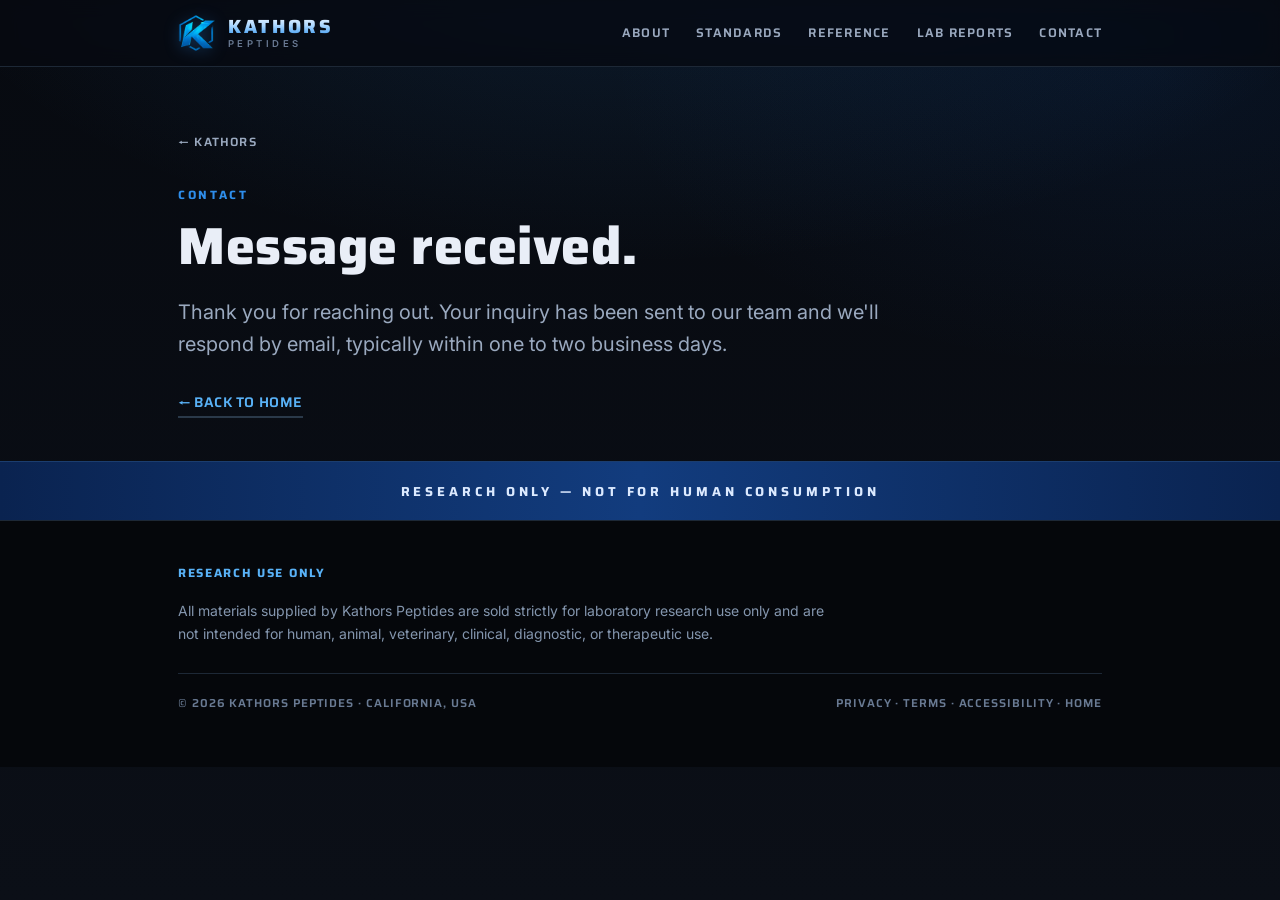
<file: thanks.html>
<!DOCTYPE html>
<html lang="en">
<head>
<meta charset="UTF-8" />
<meta name="viewport" content="width=device-width, initial-scale=1.0" />
<title>Message received — Kathors Peptides</title>
<meta name="description" content="Thank you — your inquiry has been received by Kathors Peptides." />
<meta name="robots" content="noindex" />
<link rel="icon" type="image/png" href="favicon.png" />
<link rel="preconnect" href="https://fonts.googleapis.com" />
<link rel="preconnect" href="https://fonts.gstatic.com" crossorigin />
<link href="https://fonts.googleapis.com/css2?family=Saira:wght@500;600;700;800&family=Inter:wght@400;500;600;700&display=swap" rel="stylesheet" />
<link rel="stylesheet" href="styles.css" />
<script src="nav.js" defer></script>
</head>
<body>
  <div class="topbar">
    <div class="wrap">
      <a href="index.html" class="brand" aria-label="Kathors Peptides home">
        <img class="brand-emblem" src="emblem.png" alt="" />
        <span class="brand-text"><span class="chrome">KATHORS</span><span class="brand-sub">Peptides</span></span>
      </a>
      <button class="navtoggle" type="button" aria-label="Open menu" aria-expanded="false" aria-controls="navlinks"><span class="bar"></span></button>
      <nav class="navlinks" id="navlinks" aria-label="Primary">
        <a href="index.html#about">About</a>
        <a href="standards.html">Standards</a>
        <a href="research.html">Reference</a>
        <a href="reports.html">Lab reports</a>
        <a href="index.html#contact">Contact</a>
      </nav>
    </div>
  </div>

  <main>
    <header class="subhero">
      <div class="wrap">
        <a href="index.html" class="backlink">← Kathors</a>
        <p class="label">Contact</p>
        <h1>Message received.</h1>
        <p class="lede">Thank you for reaching out. Your inquiry has been sent to our team and we'll respond by email, typically within one to two business days.</p>
        <p class="more-link"><a href="index.html">← Back to home</a></p>
      </div>
    </header>
  </main>

  <div class="notband"><span>Research only — not for human consumption</span></div>
  <footer class="compliance">
    <div class="wrap">
      <p class="ruo">Research use only</p>
      <p>All materials supplied by Kathors Peptides are sold strictly for laboratory research use only and are not intended for human, animal, veterinary, clinical, diagnostic, or therapeutic use.</p>
      <div class="footline">
        <span>© <span id="yr">2026</span> Kathors Peptides · California, USA</span>
        <span><a href="privacy.html">Privacy</a> · <a href="terms.html">Terms</a> · <a href="accessibility.html">Accessibility</a> · <a href="index.html">Home</a></span>
      </div>
    </div>
  </footer>
  <script>document.getElementById('yr').textContent=new Date().getFullYear();</script>
</body>
</html>
</file>
<file: styles.css>
/* ============================================================
   Kathros Peptides — shared styles (dark metallic identity)
   Tuned to the chrome-blue emblem logo on black:
   deep blue-black field, azure metallic accents, bold sans.
   ============================================================ */

:root{
  --bg:#070A10;
  --bg-2:#0B0F17;
  --panel:#10151F;
  --panel-2:#141A25;
  --ink:#E9EEF7;         /* primary text (near white) */
  --muted:#9AA9BF;       /* body slate */
  --faint:#697A93;
  --blue:#2E8DEA;        /* azure accent */
  --blue-2:#59B2F7;      /* lighter highlight */
  --blue-deep:#1560C8;
  --blue-wash:#12233C;
  --line:#1D2836;
  --line-2:#2A3949;
  --amber:#E0A64B;
  --amber-wash:#241C0E;

  --display:"Saira",-apple-system,BlinkMacSystemFont,"Segoe UI",sans-serif;
  --sans:"Inter",-apple-system,BlinkMacSystemFont,"Segoe UI",sans-serif;
}

*{box-sizing:border-box;}
html{scroll-behavior:smooth;}
body{
  margin:0;color:var(--ink);font-family:var(--sans);font-size:17px;line-height:1.62;
  background:
    radial-gradient(1200px 600px at 50% -12%, rgba(46,141,234,.16), transparent 62%),
    radial-gradient(900px 500px at 90% 8%, rgba(21,96,200,.10), transparent 60%),
    linear-gradient(180deg, var(--bg) 0%, var(--bg-2) 100%);
  background-attachment:fixed;background-color:var(--bg);
  -webkit-font-smoothing:antialiased;text-rendering:optimizeLegibility;
}
.wrap{max-width:980px;margin:0 auto;padding:0 28px;}
a{color:var(--blue-2);text-underline-offset:3px;text-decoration-thickness:1px;}
a:hover{color:#8CCBFF;}
:focus-visible{outline:2px solid var(--blue);outline-offset:3px;border-radius:2px;}

.chrome{
  background:linear-gradient(180deg,#EAF4FF 0%,#A9D6FF 46%,#3E9BF0 100%);
  -webkit-background-clip:text;background-clip:text;color:transparent;
}
.label{font-family:var(--display);font-weight:700;font-size:12px;letter-spacing:.22em;text-transform:uppercase;color:var(--blue);}

/* ---------- brand lockup (header) ---------- */
.brand{display:inline-flex;align-items:center;gap:12px;text-decoration:none;white-space:nowrap;}
.brand-emblem{width:38px;height:38px;display:block;filter:drop-shadow(0 2px 8px rgba(46,141,234,.35));}
.brand-text{display:flex;flex-direction:column;line-height:1;}
.brand-text .chrome{font-family:var(--display);font-weight:800;font-size:19px;letter-spacing:.14em;}
.brand-sub{font-weight:600;font-size:9.5px;letter-spacing:.36em;text-transform:uppercase;color:var(--faint);margin-top:3px;}

/* ---------- top bar ---------- */
.topbar{border-bottom:1px solid var(--line);position:sticky;top:0;z-index:20;background:rgba(7,10,16,.78);backdrop-filter:saturate(150%) blur(10px);}
.topbar .wrap{display:flex;align-items:center;justify-content:space-between;height:66px;gap:16px;}
.navlinks{display:flex;gap:26px;font-family:var(--display);font-size:12.5px;letter-spacing:.1em;text-transform:uppercase;font-weight:600;}
.navlinks a{color:var(--muted);text-decoration:none;}
.navlinks a:hover,.navlinks a.here{color:var(--blue-2);}
.navtoggle{display:none;}
@media(max-width:680px){
  .navtoggle{-webkit-appearance:none;appearance:none;display:inline-flex;align-items:center;justify-content:center;width:44px;height:44px;padding:0;background:transparent;border:1px solid var(--line-2);border-radius:8px;color:var(--ink);cursor:pointer;-webkit-tap-highlight-color:transparent;flex:0 0 auto;}
  .navtoggle .bar,.navtoggle .bar::before,.navtoggle .bar::after{display:block;width:20px;height:2px;background:currentColor;border-radius:2px;}
  .navtoggle .bar{position:relative;transition:background .1s ease;}
  .navtoggle .bar::before,.navtoggle .bar::after{content:"";position:absolute;left:0;transition:transform .2s ease,top .2s ease;}
  .navtoggle .bar::before{top:-6px;} .navtoggle .bar::after{top:6px;}
  .navtoggle[aria-expanded="true"] .bar{background:transparent;}
  .navtoggle[aria-expanded="true"] .bar::before{top:0;transform:rotate(45deg);}
  .navtoggle[aria-expanded="true"] .bar::after{top:0;transform:rotate(-45deg);}
  .navlinks{position:absolute;top:66px;left:0;right:0;flex-direction:column;gap:0;background:rgba(7,10,16,.98);backdrop-filter:saturate(150%) blur(10px);border-bottom:1px solid var(--line);max-height:0;overflow:hidden;transition:max-height .25s ease;z-index:19;}
  .navlinks.open{max-height:75vh;}
  .navlinks a{padding:16px 28px;border-top:1px solid var(--line);font-size:14px;}
}

/* ---------- hero (home) ---------- */
.hero{padding:64px 0 30px;position:relative;overflow:hidden;text-align:center;}
.hero::before{content:"";position:absolute;top:-40px;left:50%;transform:translateX(-50%);width:640px;height:520px;background:radial-gradient(circle at 50% 40%, rgba(46,141,234,.22), transparent 62%);pointer-events:none;filter:blur(6px);}
.hero-inner{position:relative;}
.hero-logo{width:min(440px,84%);height:auto;margin:0 auto 10px;display:block;filter:drop-shadow(0 18px 46px rgba(21,96,200,.35));}
.hero-sub{font-size:18px;color:var(--muted);max-width:52ch;margin:14px auto 0;}
.hero-sub b{color:var(--ink);font-weight:600;}

/* ---------- feature badges ---------- */
.badges{display:grid;grid-template-columns:repeat(4,1fr);gap:18px;max-width:720px;margin:44px auto 6px;padding:32px 0 0;border-top:1px solid var(--line);}
@media(max-width:620px){.badges{grid-template-columns:repeat(2,1fr);gap:28px 18px;}}
.badge{display:flex;flex-direction:column;align-items:center;text-align:center;gap:12px;}
.badge .disc{width:64px;height:64px;border-radius:50%;background:linear-gradient(160deg,#3E9BF0,#155CC4);display:flex;align-items:center;justify-content:center;box-shadow:0 8px 22px rgba(46,141,234,.34),inset 0 1px 2px rgba(255,255,255,.4);}
.badge .disc svg{width:30px;height:30px;stroke:#fff;fill:none;stroke-width:1.7;stroke-linecap:round;stroke-linejoin:round;}
.badge .bt{font-family:var(--display);font-weight:600;font-size:12px;letter-spacing:.1em;text-transform:uppercase;color:var(--muted);line-height:1.4;}

/* ---------- generic section ---------- */
section{padding:60px 0;border-top:1px solid var(--line);}
.sec-label{margin:0 0 18px;font-family:var(--display);font-weight:700;font-size:12px;letter-spacing:.2em;text-transform:uppercase;color:var(--blue);}
.sec-h{font-family:var(--display);font-weight:700;font-size:clamp(25px,4vw,34px);line-height:1.14;letter-spacing:.005em;color:var(--ink);margin:0 0 22px;max-width:24ch;}
.prose{max-width:62ch;color:var(--muted);font-size:17.5px;}
.prose p{margin:0 0 18px;}
.prose strong{color:var(--ink);font-weight:600;}

/* page sub-hero (standards / reference) */
.subhero{padding:60px 0 34px;}
.backlink{display:inline-flex;gap:8px;align-items:center;font-family:var(--display);font-weight:600;font-size:12px;letter-spacing:.1em;text-transform:uppercase;text-decoration:none;color:var(--muted);margin-bottom:22px;}
.backlink:hover{color:var(--blue-2);}
.subhero h1{font-family:var(--display);font-weight:800;font-size:clamp(32px,5.6vw,52px);line-height:1.06;letter-spacing:.01em;color:var(--ink);margin:14px 0 22px;max-width:18ch;}
.subhero .lede{font-size:clamp(17px,2.3vw,20px);color:var(--muted);max-width:60ch;margin:0;}

/* ---------- quality list (home) ---------- */
.quality-list{list-style:none;padding:0;margin:32px 0 0;border-top:1px solid var(--line);}
.quality-list li{display:grid;grid-template-columns:74px 1fr;gap:22px;align-items:start;padding:22px 4px;border-bottom:1px solid var(--line);}
.quality-list .num{font-family:var(--display);font-weight:700;font-size:13px;letter-spacing:.1em;text-transform:uppercase;color:var(--blue);padding-top:3px;}
.quality-list .qt{font-family:var(--display);font-weight:600;font-size:19px;color:var(--ink);margin:0 0 4px;}
.quality-list .qd{font-size:15.5px;color:var(--muted);margin:0;max-width:56ch;}
.more-link{margin-top:30px;font-family:var(--display);font-weight:600;font-size:14px;letter-spacing:.04em;text-transform:uppercase;}
.more-link a{text-decoration:none;border-bottom:2px solid var(--line-2);padding-bottom:3px;}
.more-link a:hover{border-color:var(--blue);}

/* ---------- contact card ---------- */
.contact-card{border:1px solid var(--line-2);border-radius:10px;background:var(--panel);margin-top:14px;overflow:hidden;box-shadow:0 16px 40px rgba(0,0,0,.4);}
.cc-head{padding:15px 22px;border-bottom:1px solid var(--line);background:linear-gradient(120deg,#1560C8,#2E8DEA);color:#fff;font-family:var(--display);font-weight:700;font-size:12px;letter-spacing:.16em;text-transform:uppercase;display:flex;justify-content:space-between;align-items:center;}
.crow{display:grid;grid-template-columns:180px 1fr;gap:20px;align-items:baseline;padding:20px 22px;border-bottom:1px solid var(--line);}
.crow:last-child{border-bottom:none;}
.crow .ck{font-family:var(--display);font-weight:600;font-size:12px;letter-spacing:.1em;text-transform:uppercase;color:var(--faint);}
.crow .cv{font-size:18px;color:var(--ink);}
.crow .cv a{font-weight:600;text-decoration:none;border-bottom:1px solid var(--line-2);}
.crow .cv a:hover{border-color:var(--blue);}
@media(max-width:560px){.crow{grid-template-columns:1fr;gap:5px;}}

/* ---------- standards: COA table ---------- */
.coa{margin-top:30px;border:1px solid var(--line-2);border-radius:10px;background:var(--panel);overflow:hidden;box-shadow:0 16px 40px rgba(0,0,0,.35);}
.coa-head{padding:14px 20px;border-bottom:1px solid var(--line);background:linear-gradient(120deg,#1560C8,#2E8DEA);color:#fff;font-family:var(--display);font-weight:700;font-size:11.5px;letter-spacing:.16em;text-transform:uppercase;display:flex;justify-content:space-between;align-items:center;}
.coa-colhead{font-family:var(--display);font-weight:600;font-size:10.5px;letter-spacing:.12em;text-transform:uppercase;color:var(--faint);padding:12px 20px 0;display:grid;grid-template-columns:210px 130px 1fr;gap:18px;}
.coa-row{display:grid;grid-template-columns:210px 130px 1fr;gap:18px;padding:18px 20px;border-bottom:1px solid var(--line);align-items:baseline;}
.coa-row:last-child{border-bottom:none;}
.coa-row .p{font-family:var(--display);font-weight:600;font-size:17px;color:var(--ink);}
.coa-row .m{font-weight:600;font-size:12.5px;color:var(--blue-2);letter-spacing:.02em;}
.coa-row .d{font-size:15px;color:var(--muted);}
@media(max-width:640px){.coa-colhead{display:none;}.coa-row{grid-template-columns:1fr;gap:6px;}.coa-row .m{order:3;}}

/* ---------- standards: steps + handling ---------- */
.steps{list-style:none;padding:0;margin:30px 0 0;border-top:1px solid var(--line);}
.steps li{display:grid;grid-template-columns:56px 1fr;gap:20px;padding:20px 4px;border-bottom:1px solid var(--line);align-items:start;}
.steps .n{font-family:var(--display);font-weight:700;font-size:13px;color:var(--blue);padding-top:2px;letter-spacing:.05em;}
.steps .st{font-family:var(--display);font-weight:600;font-size:18px;color:var(--ink);margin:0 0 4px;}
.steps .sd{font-size:15.5px;color:var(--muted);margin:0;max-width:58ch;}
.handle{display:grid;grid-template-columns:repeat(3,1fr);margin-top:30px;border:1px solid var(--line-2);border-radius:10px;overflow:hidden;background:var(--panel);box-shadow:0 16px 40px rgba(0,0,0,.3);}
.handle .h{padding:22px 20px;border-right:1px solid var(--line);}
.handle .h:last-child{border-right:none;}
.handle .hk{font-family:var(--display);font-weight:600;font-size:11px;letter-spacing:.12em;text-transform:uppercase;color:var(--blue-2);margin-bottom:9px;}
.handle .hv{font-size:15.5px;color:var(--muted);margin:0;}
.handle .hv b{color:var(--ink);font-weight:600;}
@media(max-width:640px){.handle{grid-template-columns:1fr;}.handle .h{border-right:none;border-bottom:1px solid var(--line);}.handle .h:last-child{border-bottom:none;}}

/* ---------- reference: callout, note, cards ---------- */
.callout{margin-top:40px;border:1px solid #4A3A18;background:var(--amber-wash);border-radius:10px;padding:20px 22px;}
.callout .ct{font-family:var(--display);font-weight:700;font-size:11.5px;letter-spacing:.14em;text-transform:uppercase;color:var(--amber);margin:0 0 10px;}
.callout p{margin:0;font-size:15px;color:#D8C6A2;max-width:74ch;line-height:1.6;}
.callout strong{color:#F4E6C8;}
.note{margin-top:22px;border-left:3px solid var(--blue);padding:4px 0 4px 20px;}
.note p{margin:0;font-size:14.5px;color:var(--muted);max-width:70ch;}

.grid{display:grid;gap:16px;}
.cpd{border:1px solid var(--line);border-radius:10px;background:var(--panel);padding:22px 22px 18px;box-shadow:0 10px 30px rgba(0,0,0,.28);}
.cpd:hover{border-color:var(--line-2);}
.cpd-head{display:flex;align-items:baseline;gap:14px;flex-wrap:wrap;margin-bottom:12px;}
.cpd-head h3{font-family:var(--display);font-weight:700;font-size:22px;margin:0;letter-spacing:.01em;color:var(--blue-2);}
.tag{font-family:var(--display);font-weight:600;font-size:10.5px;letter-spacing:.08em;text-transform:uppercase;color:var(--faint);border:1px solid var(--line-2);border-radius:20px;padding:3px 10px;}
.cpd-def{margin:0 0 14px;color:var(--muted);font-size:16px;max-width:74ch;}
.cpd-status{margin:0 0 16px;font-size:14.5px;max-width:74ch;color:var(--muted);}
.sk{font-family:var(--display);font-weight:600;font-size:10.5px;letter-spacing:.06em;text-transform:uppercase;padding:3px 9px;border-radius:5px;margin-right:9px;white-space:nowrap;}
.sk.inv{background:var(--amber-wash);color:var(--amber);border:1px solid #4A3A18;}
.sk.rec{background:var(--blue-wash);color:var(--blue-2);border:1px solid #1E3E63;}
.sk.apr{background:#0F2417;color:#57C98A;border:1px solid #1D4A31;}
.sk.na{background:#2A1517;color:#E28B84;border:1px solid #4C2A2C;}
.sk.oth{background:#161C27;color:#9FB2CB;border:1px solid var(--line-2);}
.cpd-links{display:flex;gap:8px;flex-wrap:wrap;padding-top:14px;border-top:1px solid var(--line);}
.cpd-links a{font-family:var(--display);font-weight:600;font-size:12px;letter-spacing:.03em;text-decoration:none;color:var(--blue-2);border:1px solid var(--line-2);border-radius:7px;padding:6px 12px;transition:border-color .15s,color .15s,background .15s;}
.cpd-links a:hover{border-color:var(--blue);background:#0E1B2C;}
.cpd-xref{font-family:var(--display);font-weight:600;font-size:12.5px;color:var(--faint);padding-top:14px;border-top:1px solid var(--line);letter-spacing:.02em;}

/* ---------- compliance band + footer ---------- */
.notband{background:linear-gradient(90deg,#0A2350,#123C7E,#0A2350);color:#DCEAFF;text-align:center;padding:15px 20px;border-top:1px solid #1B3D6E;}
.notband span{font-family:var(--display);font-weight:700;font-size:13px;letter-spacing:.3em;text-transform:uppercase;}
.compliance{background:#05070B;border-top:1px solid var(--line);}
.compliance .wrap{padding:42px 28px 54px;}
.compliance .ruo{font-family:var(--display);font-weight:700;font-size:12px;letter-spacing:.14em;text-transform:uppercase;color:var(--blue-2);margin:0 0 16px;}
.compliance p{font-size:14px;color:#8496AE;max-width:74ch;margin:0 0 14px;line-height:1.65;}
.compliance p strong{color:#E9EEF7;font-weight:600;}
.footline{margin-top:28px;padding-top:20px;border-top:1px solid var(--line);display:flex;justify-content:space-between;gap:16px;flex-wrap:wrap;font-family:var(--display);font-weight:600;font-size:11.5px;letter-spacing:.08em;color:var(--faint);text-transform:uppercase;}
.footline a{color:var(--faint);text-decoration:none;}
.footline a:hover{color:var(--blue-2);}

/* ---------- motion ---------- */
.rise{opacity:0;transform:translateY(14px);animation:rise .7s cubic-bezier(.2,.7,.2,1) forwards;}
.rise.d1{animation-delay:.06s;}.rise.d2{animation-delay:.13s;}.rise.d3{animation-delay:.2s;}.rise.d4{animation-delay:.27s;}
@keyframes rise{to{opacity:1;transform:none;}}
@media(prefers-reduced-motion:reduce){.rise{animation:none;opacity:1;transform:none;}html{scroll-behavior:auto;}}

/* ---------- full-banner hero (home) ---------- */
.visually-hidden{position:absolute;width:1px;height:1px;padding:0;margin:-1px;overflow:hidden;clip:rect(0 0 0 0);white-space:nowrap;border:0;}
.skip-link{position:absolute;left:12px;top:-56px;z-index:100;background:var(--blue);color:#fff;font-family:var(--display);font-weight:600;font-size:13px;letter-spacing:.03em;text-transform:uppercase;padding:11px 18px;border-radius:8px;text-decoration:none;transition:top .15s ease;}
.skip-link:focus{top:12px;}
.hero-banner{padding:0 0 34px;text-align:center;}
.hero-banner .banner{display:block;width:100%;max-width:1536px;height:auto;margin:0 auto;}
.hero-banner .hero-sub{max-width:54ch;margin:30px auto 0;color:var(--muted);font-size:18px;}
.hero-banner .hero-sub b{color:var(--ink);font-weight:600;}
@media(max-width:760px){.hero-banner{padding-bottom:26px;}.hero-banner .hero-sub{font-size:16.5px;padding:0 6px;}}

/* ---------- report actions / buttons ---------- */
.report-actions{display:flex;gap:10px;flex-wrap:wrap;padding-top:14px;border-top:1px solid var(--line);}
.btn{display:inline-flex;align-items:center;gap:8px;font-family:var(--display);font-weight:600;font-size:13px;letter-spacing:.03em;text-transform:uppercase;text-decoration:none;cursor:pointer;padding:9px 16px;border-radius:8px;border:1px solid var(--line-2);background:transparent;color:var(--blue-2);transition:border-color .15s,background .15s,color .15s,filter .15s;}
.btn:hover{border-color:var(--blue);background:#0E1B2C;color:#8CCBFF;}
.btn-primary{background:linear-gradient(120deg,#1560C8,#2E8DEA);border-color:transparent;color:#fff;}
.btn-primary:hover{filter:brightness(1.08);color:#fff;background:linear-gradient(120deg,#1560C8,#2E8DEA);}

/* ---------- toast ---------- */
.toast{position:fixed;left:50%;bottom:26px;transform:translateX(-50%) translateY(20px);background:#0E1B2C;color:var(--ink);border:1px solid var(--line-2);border-radius:8px;padding:11px 18px;font-size:14px;font-weight:500;box-shadow:0 12px 30px rgba(0,0,0,.5);opacity:0;pointer-events:none;transition:opacity .25s,transform .25s;z-index:50;max-width:90vw;text-align:center;}
.toast.show{opacity:1;transform:translateX(-50%) translateY(0);}

/* ---------- legal pages ---------- */
.legal{max-width:70ch;}
.legal h2{font-family:var(--display);font-weight:700;font-size:19px;color:var(--ink);margin:30px 0 10px;letter-spacing:.01em;}
.legal p{color:var(--muted);font-size:16px;margin:0 0 14px;line-height:1.65;}
.legal strong{color:var(--ink);font-weight:600;}
.legal .legal-note{margin-top:30px;padding-top:18px;border-top:1px solid var(--line);font-size:13.5px;color:var(--faint);}
.a11y-list{margin:6px 0 18px;padding-left:22px;list-style:disc;}
.a11y-list li{color:var(--muted);font-size:16px;line-height:1.65;margin:0 0 11px;}
.a11y-list li::marker{color:var(--blue-2);}
.a11y-list strong{color:var(--ink);font-weight:600;}
.a11y-list a{color:var(--blue-2);}

/* ---------- contact form ---------- */
.cform{margin-top:24px;max-width:620px;}
.cform .fgrid{display:grid;grid-template-columns:1fr 1fr;gap:0 16px;}
@media(max-width:560px){.cform .fgrid{grid-template-columns:1fr;}}
.field{display:block;font-family:var(--display);font-weight:600;font-size:12px;letter-spacing:.08em;text-transform:uppercase;color:var(--faint);margin:0 0 16px;}
.field .req{color:var(--blue-2);}
.field .opt{color:var(--faint);font-weight:500;text-transform:none;letter-spacing:0;}
.field input,.field textarea{display:block;width:100%;margin-top:8px;background:var(--panel);border:1px solid var(--line-2);border-radius:8px;color:var(--ink);font-family:var(--sans);font-size:16px;font-weight:400;letter-spacing:normal;text-transform:none;padding:11px 13px;transition:border-color .15s,box-shadow .15s;}
.field input:focus,.field textarea:focus{outline:none;border-color:var(--blue);box-shadow:0 0 0 3px rgba(46,141,234,.18);}
.field textarea{resize:vertical;min-height:120px;}
.cform-honey{position:absolute !important;left:-9999px;width:1px;height:1px;opacity:0;}
.cform .btn{margin-top:4px;}
.cform-note{margin:16px 0 0;font-size:13.5px;color:var(--faint);max-width:60ch;}
.cform-note a{color:var(--blue-2);}
.cform-ack{display:flex;gap:11px;align-items:flex-start;text-align:left;background:var(--bg-2);border:1px solid var(--line);border-radius:9px;padding:14px 15px;margin:4px 0 18px;cursor:pointer;font-size:14px;color:var(--muted);line-height:1.5;max-width:620px;}
.cform-ack input{margin-top:2px;width:18px;height:18px;flex:0 0 auto;accent-color:var(--blue);cursor:pointer;}
.cform-ack strong{color:var(--ink);font-weight:600;}
.cform-ack .req{color:var(--blue-2);}

/* ---------- age / research-use acknowledgement gate ---------- */
.agegate-lock{overflow:hidden;}
.agegate{position:fixed;inset:0;z-index:1000;display:flex;align-items:center;justify-content:center;padding:24px;background:rgba(4,6,11,.86);backdrop-filter:blur(6px);}
.agegate-card{width:100%;max-width:460px;background:var(--panel);border:1px solid var(--line-2);border-radius:14px;padding:34px 30px 26px;text-align:center;box-shadow:0 30px 80px rgba(0,0,0,.6);}
.agegate-emblem{width:52px;height:52px;margin:0 auto 12px;display:block;filter:drop-shadow(0 2px 10px rgba(46,141,234,.4));}
.agegate-kicker{font-family:var(--display);font-weight:700;font-size:11px;letter-spacing:.32em;text-transform:uppercase;color:var(--faint);margin:0 0 6px;}
.agegate-card h2{font-family:var(--display);font-weight:800;font-size:26px;color:var(--ink);margin:0 0 14px;letter-spacing:.01em;}
.agegate-copy{font-size:15px;color:var(--muted);line-height:1.6;margin:0 0 20px;}
.agegate-copy strong{color:var(--ink);font-weight:600;}
.agegate-check{display:flex;gap:11px;align-items:flex-start;text-align:left;background:var(--bg-2);border:1px solid var(--line);border-radius:9px;padding:14px 15px;margin:0 0 20px;cursor:pointer;font-size:14px;color:var(--muted);line-height:1.5;}
.agegate-check input{margin-top:2px;width:18px;height:18px;flex:0 0 auto;accent-color:var(--blue);cursor:pointer;}
.agegate-check strong{color:var(--ink);font-weight:600;}
.agegate-actions{display:flex;gap:10px;justify-content:center;flex-wrap:wrap;}
.agegate-actions .btn{min-width:130px;justify-content:center;}
.agegate-actions .btn-primary:disabled{opacity:.45;cursor:not-allowed;filter:none;}
.agegate-fine{margin:18px 0 0;font-size:12.5px;color:var(--faint);}
.agegate-fine a{color:var(--blue-2);}
@media(max-width:460px){.agegate-card{padding:26px 20px 22px;}.agegate-card h2{font-size:22px;}}

/* ============================================================
   Award-site presentation layer (Trionn-style): preloader,
   custom cursor, mega display type, marquee, mega CTA.
   Gated behind JS (html.anim) and prefers-reduced-motion.
   ============================================================ */

body{overflow-x:clip;}

#preloader{
  position:fixed;inset:0;z-index:3000;background:var(--bg);
  display:flex;align-items:flex-end;justify-content:space-between;
  padding:2.2rem 3rem;transition:transform .9s cubic-bezier(.77,0,.18,1);
  animation:preexit .9s cubic-bezier(.77,0,.18,1) 4.5s forwards;
}
#preloader.done{transform:translateY(-101%);}
@keyframes preexit{to{transform:translateY(-101%);visibility:hidden;}}
.pre-brand{font-family:var(--display);font-weight:800;font-size:clamp(2rem,6vw,4rem);letter-spacing:.1em;}
.pre-count{font-family:var(--display);font-weight:700;font-size:1.05rem;color:var(--blue-2);letter-spacing:.18em;}
body.loading{overflow:hidden;}

.cursor-dot,.cursor-ring{
  position:fixed;top:0;left:0;pointer-events:none;z-index:2600;
  border-radius:50%;transform:translate(-50%,-50%);display:none;
}
html.has-cursor .cursor-dot,html.has-cursor .cursor-ring{display:block;}
html.has-cursor body,html.has-cursor a,html.has-cursor button{cursor:none;}
.cursor-dot{width:8px;height:8px;background:var(--blue-2);}
.cursor-ring{
  width:38px;height:38px;border:1px solid rgba(89,178,247,.6);
  transition:width .25s ease,height .25s ease,background .25s ease;
}
.cursor-ring.on{width:64px;height:64px;background:rgba(46,141,234,.13);}

.k-hero{padding:64px 0 8px;text-align:left;}
.k-eyebrow{font-family:var(--display);font-weight:700;font-size:12px;letter-spacing:.24em;text-transform:uppercase;color:var(--blue);margin:0 0 18px;}
.hero-mega{
  font-family:var(--display);font-weight:800;text-transform:uppercase;
  line-height:.95;letter-spacing:.005em;margin:0;
  font-size:clamp(2.8rem,9vw,8.2rem);color:var(--ink);
}
.hero-mega .ln{display:block;overflow:hidden;padding-bottom:.05em;}
.hero-mega .ln>span{display:inline-block;}
html.anim .hero-mega .ln>span{transform:translateY(112%);transition:transform 1.05s cubic-bezier(.19,1,.22,1);}
html.anim.hero-in .hero-mega .ln>span{transform:none;}
.hero-mega .ln:nth-child(2)>span{transition-delay:.09s;}
.hero-mega .ln:nth-child(3)>span{transition-delay:.18s;}
.hero-mega .outline{color:transparent;-webkit-text-stroke:2px rgba(233,238,247,.75);}

.marquee{overflow:hidden;border-top:1px solid var(--line);border-bottom:1px solid var(--line);padding:1.3rem 0 1.5rem;}
.marquee-track{display:flex;align-items:center;gap:2.4rem;width:max-content;animation:mq 30s linear infinite;will-change:transform;}
.mq-item{font-family:var(--display);font-weight:800;text-transform:uppercase;font-size:clamp(2rem,4.6vw,3.8rem);white-space:nowrap;color:var(--ink);letter-spacing:.03em;}
.mq-item.outline{color:transparent;-webkit-text-stroke:1.5px rgba(233,238,247,.6);}
.mq-item.accent{color:transparent;background:linear-gradient(180deg,#EAF4FF 0%,#A9D6FF 46%,#3E9BF0 100%);-webkit-background-clip:text;background-clip:text;}
.mq-star{color:var(--blue-2);font-size:clamp(1.1rem,2.2vw,1.8rem);}
@keyframes mq{to{transform:translateX(-50%);}}

.mega-cta{padding:96px 0 88px;border-top:1px solid var(--line);position:relative;overflow:hidden;}
.mega-cta::before{content:"";position:absolute;top:-30%;left:55%;width:700px;height:600px;background:radial-gradient(circle at 50% 50%,rgba(46,141,234,.16),transparent 62%);pointer-events:none;}
.mega-cta h2{
  font-family:var(--display);font-weight:800;text-transform:uppercase;
  font-size:clamp(2.6rem,8vw,7.5rem);line-height:.95;letter-spacing:.01em;margin:0;color:var(--ink);
}
.mega-cta h2 .ln{display:block;overflow:hidden;padding-bottom:.05em;}
.mega-cta h2 .ln>span{display:inline-block;}
html.anim .mega-cta:not(.in) h2 .ln>span{transform:translateY(112%);}
html.anim .mega-cta h2 .ln>span{transition:transform 1s cubic-bezier(.19,1,.22,1);}
.mega-cta h2 .ln:nth-child(2)>span{transition-delay:.1s;}
.mega-cta .cta-row{display:flex;align-items:center;gap:1.6rem;flex-wrap:wrap;margin-top:2.4rem;position:relative;}
.btn-big{font-size:1.05rem;padding:1.05rem 2.4rem;}
.cta-note{color:var(--muted);font-size:.95rem;}

@media (prefers-reduced-motion:reduce){
  #preloader{display:none;}
  body.loading{overflow:auto;}
  html.anim .hero-mega .ln>span,html.anim .mega-cta h2 .ln>span{transform:none;}
  .marquee-track{animation:none;}
  .cursor-dot,.cursor-ring{display:none !important;}
}
@media (max-width:680px){
  #preloader{padding:1.4rem 1.5rem;}
  .mega-cta{padding:64px 0 56px;}
}

/* First phone screen must carry the message: headline + sub visible
   without scrolling. */
@media (max-width:680px){
  .k-hero{padding:30px 0 4px;}
  .k-eyebrow{margin-bottom:12px;}
  .hero-mega{font-size:clamp(2.1rem,10.5vw,3.6rem);}
  .hero-sub{margin-top:12px;font-size:16px;}
}
</file>
